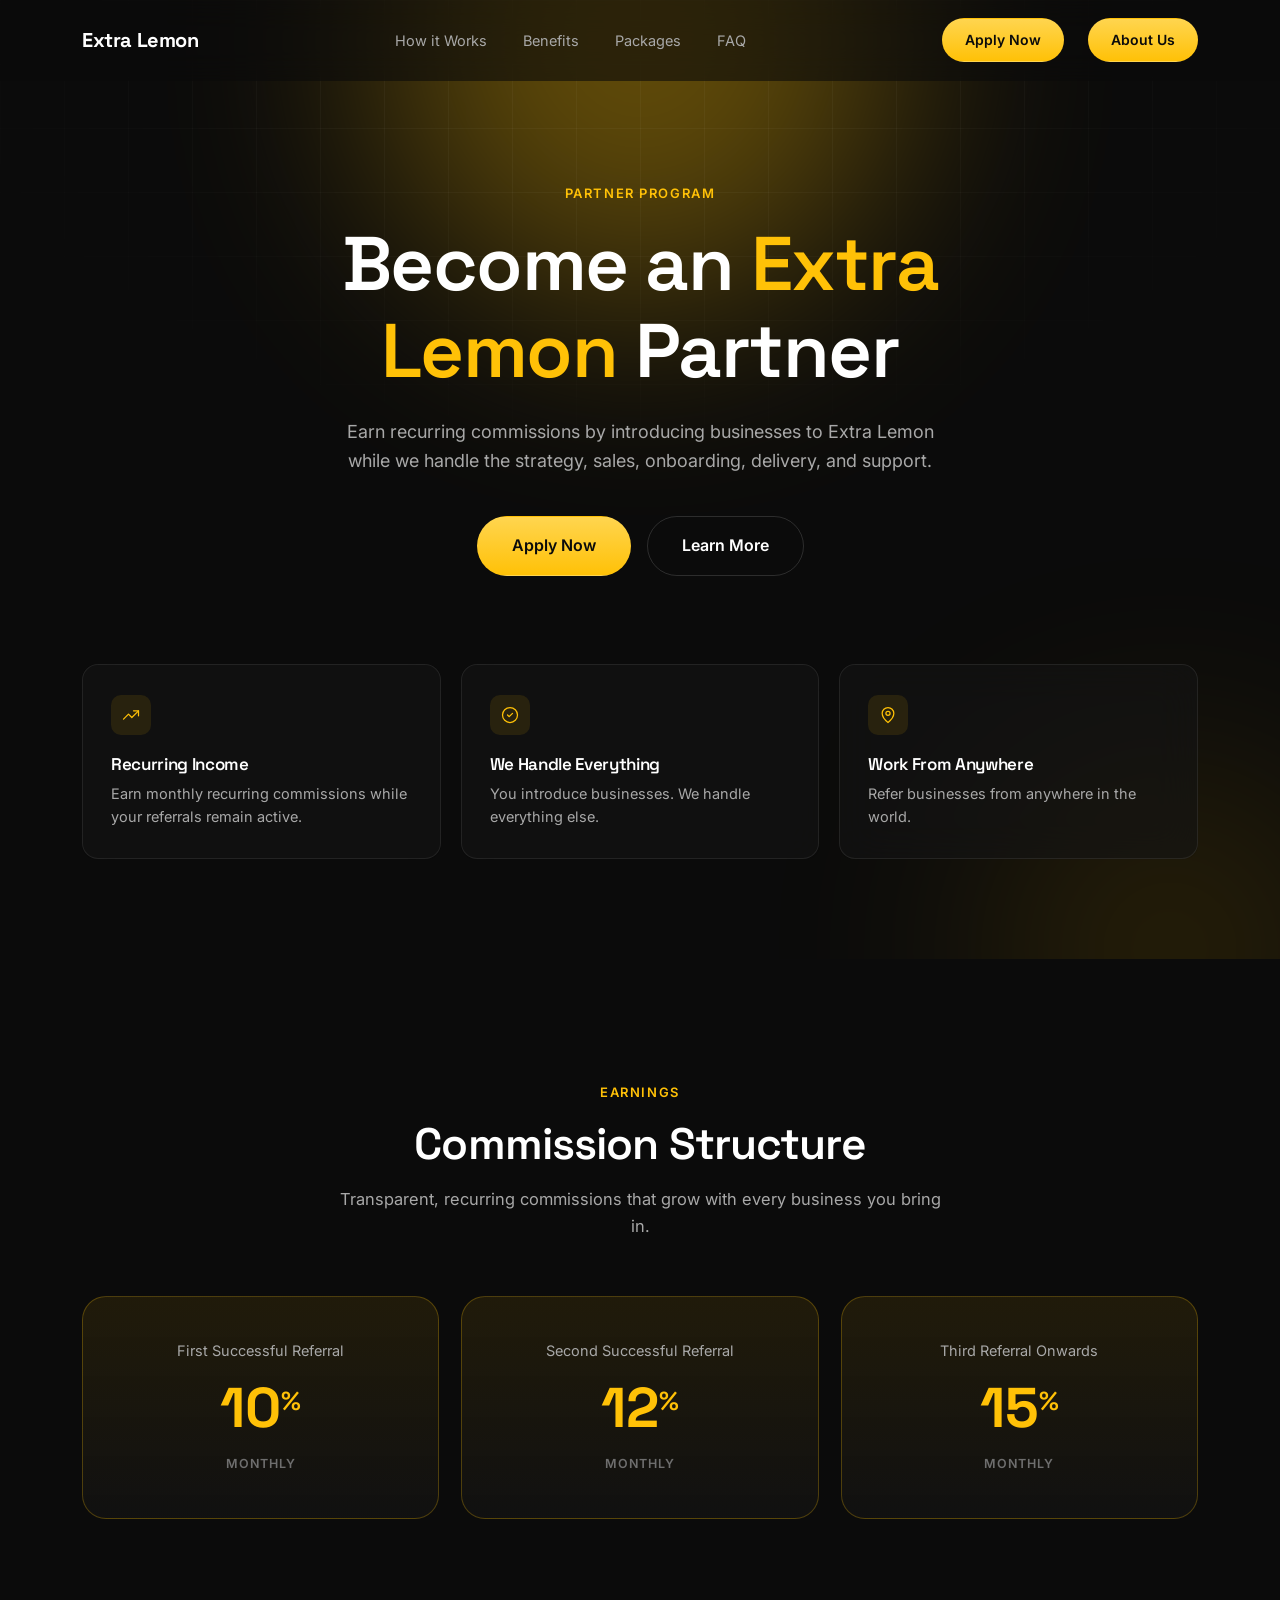
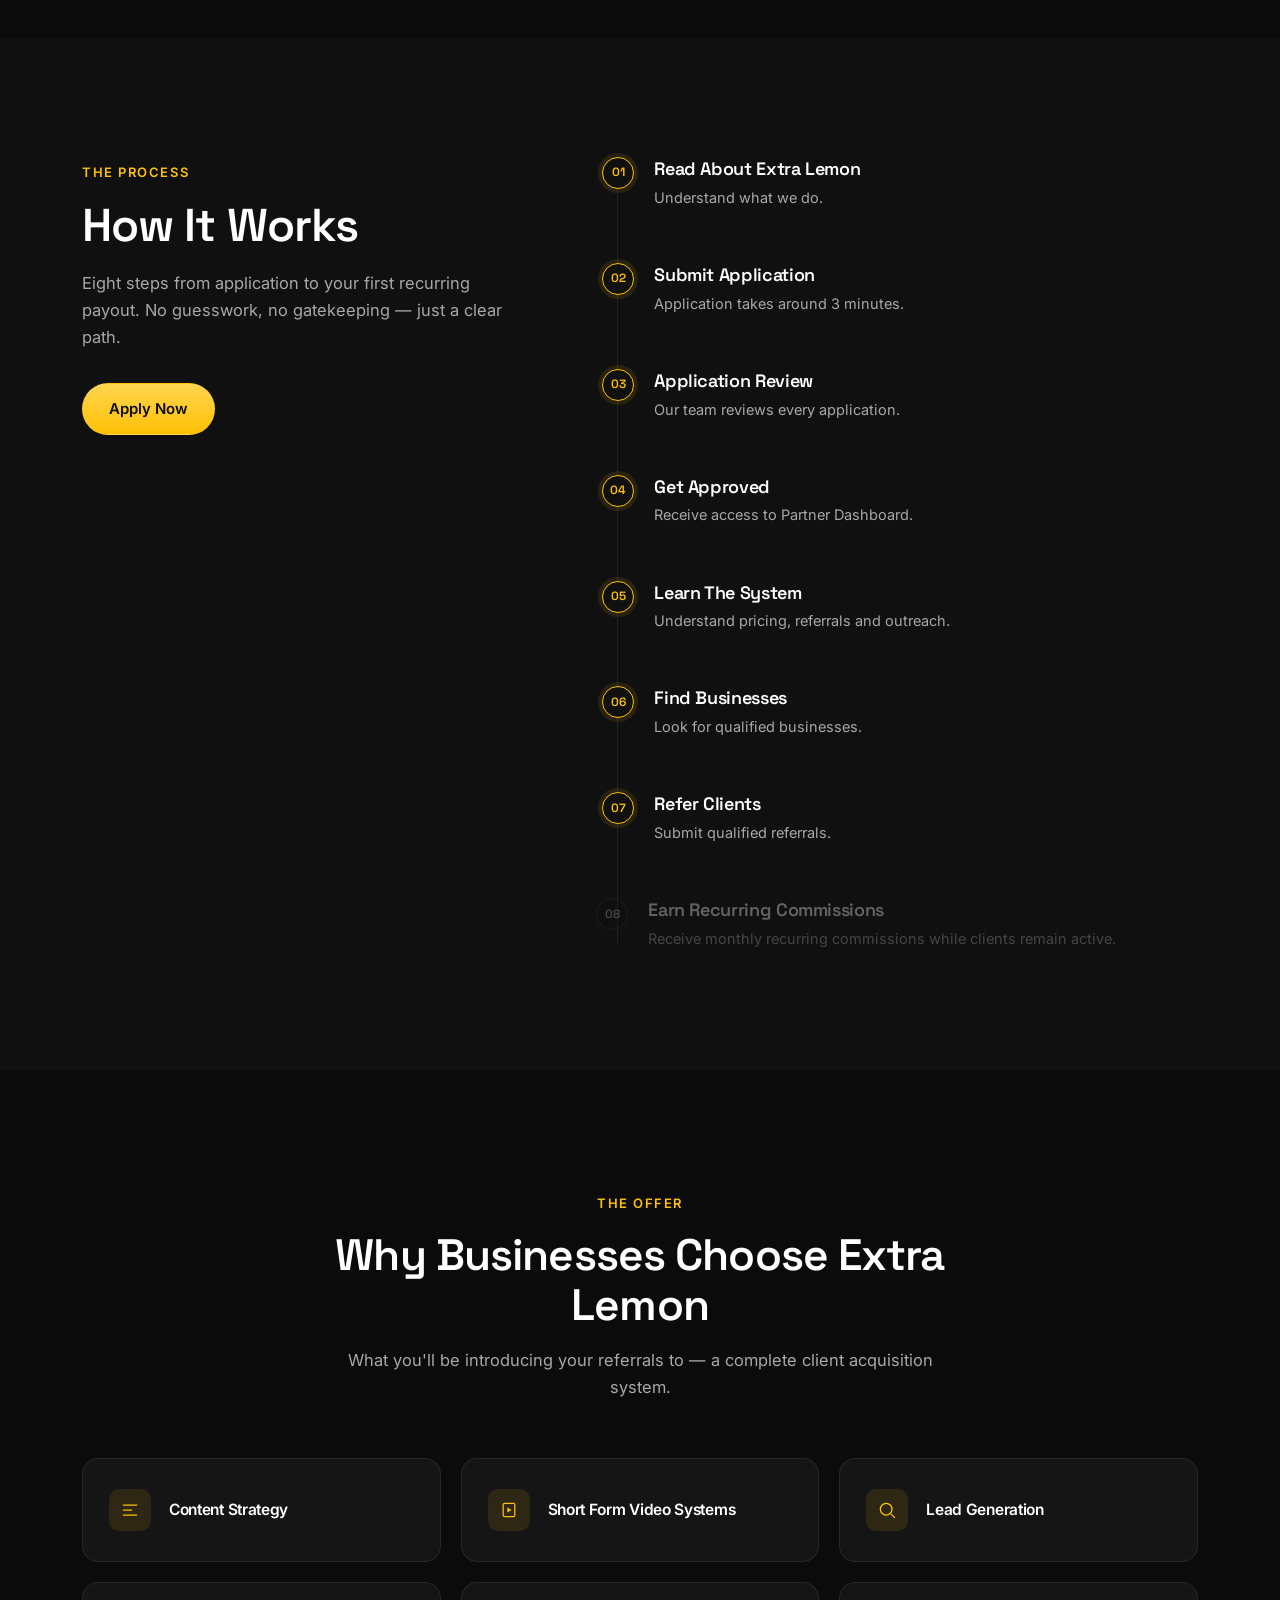
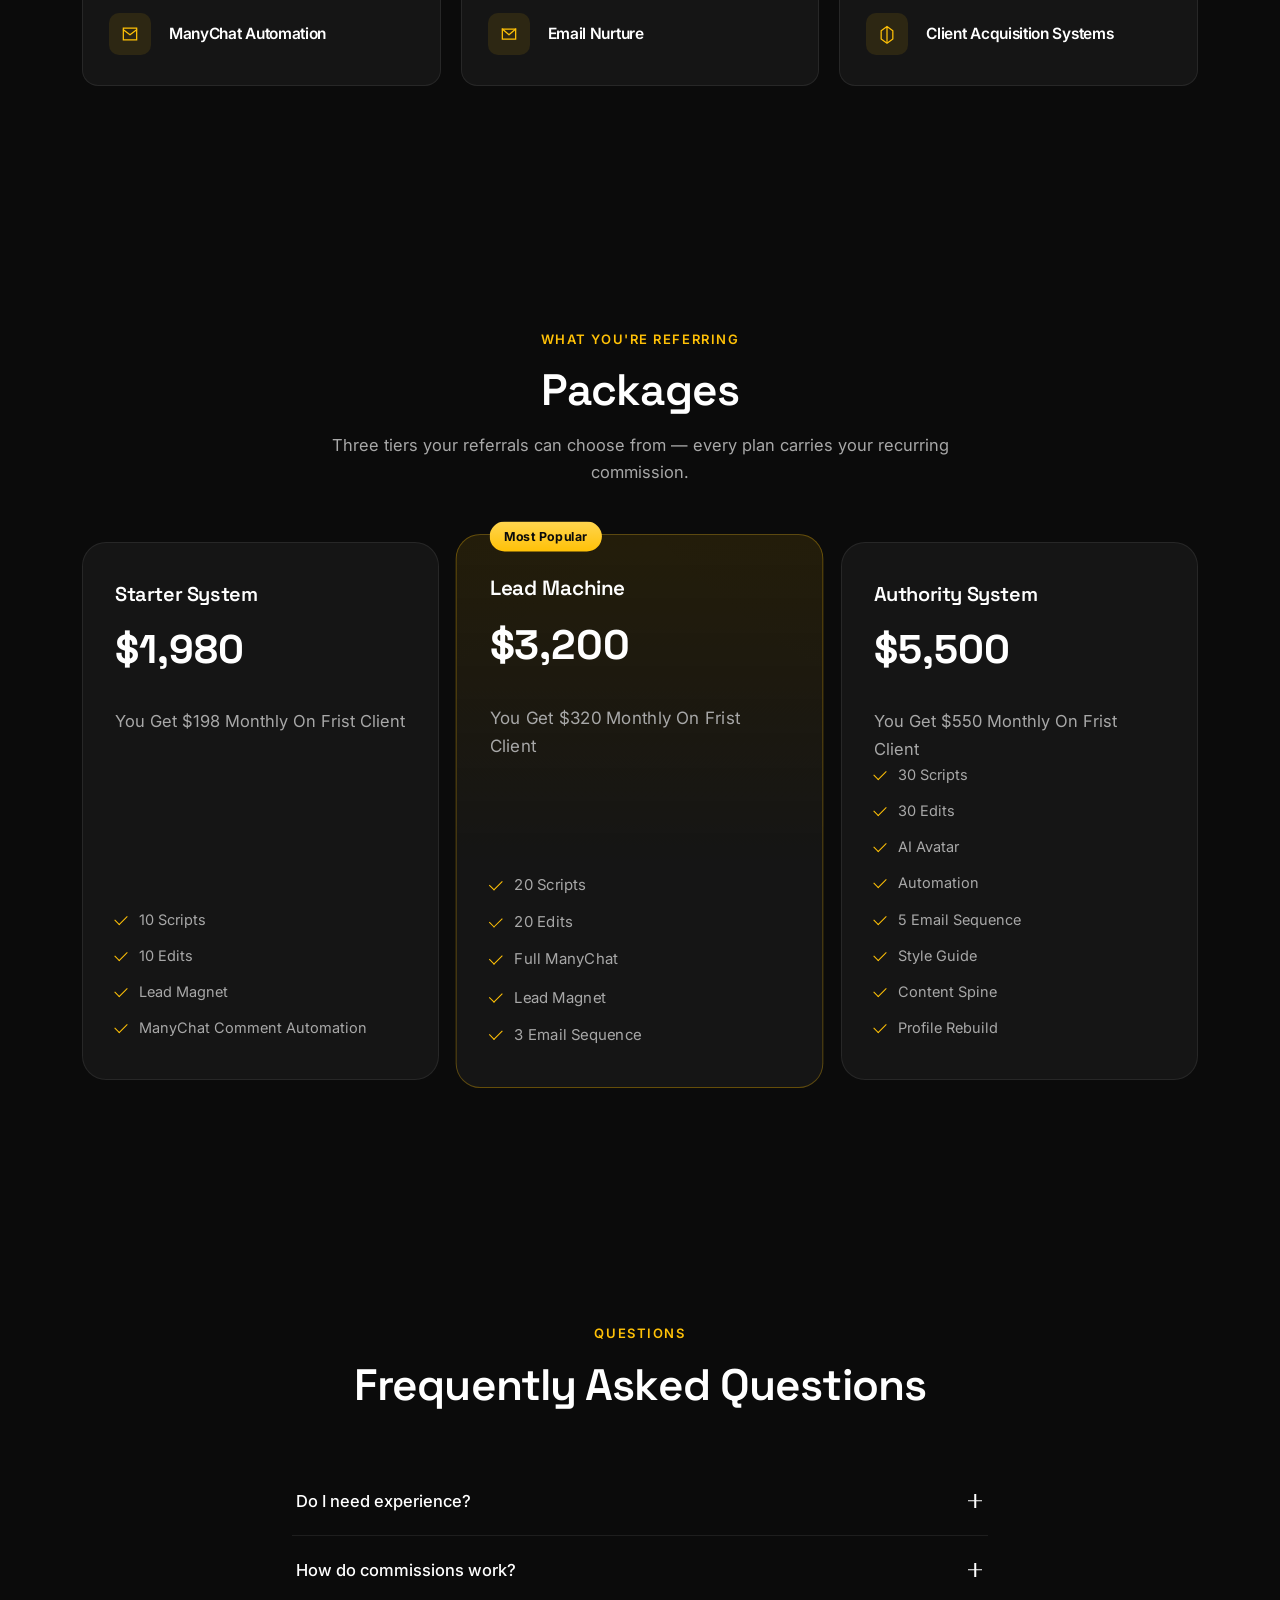
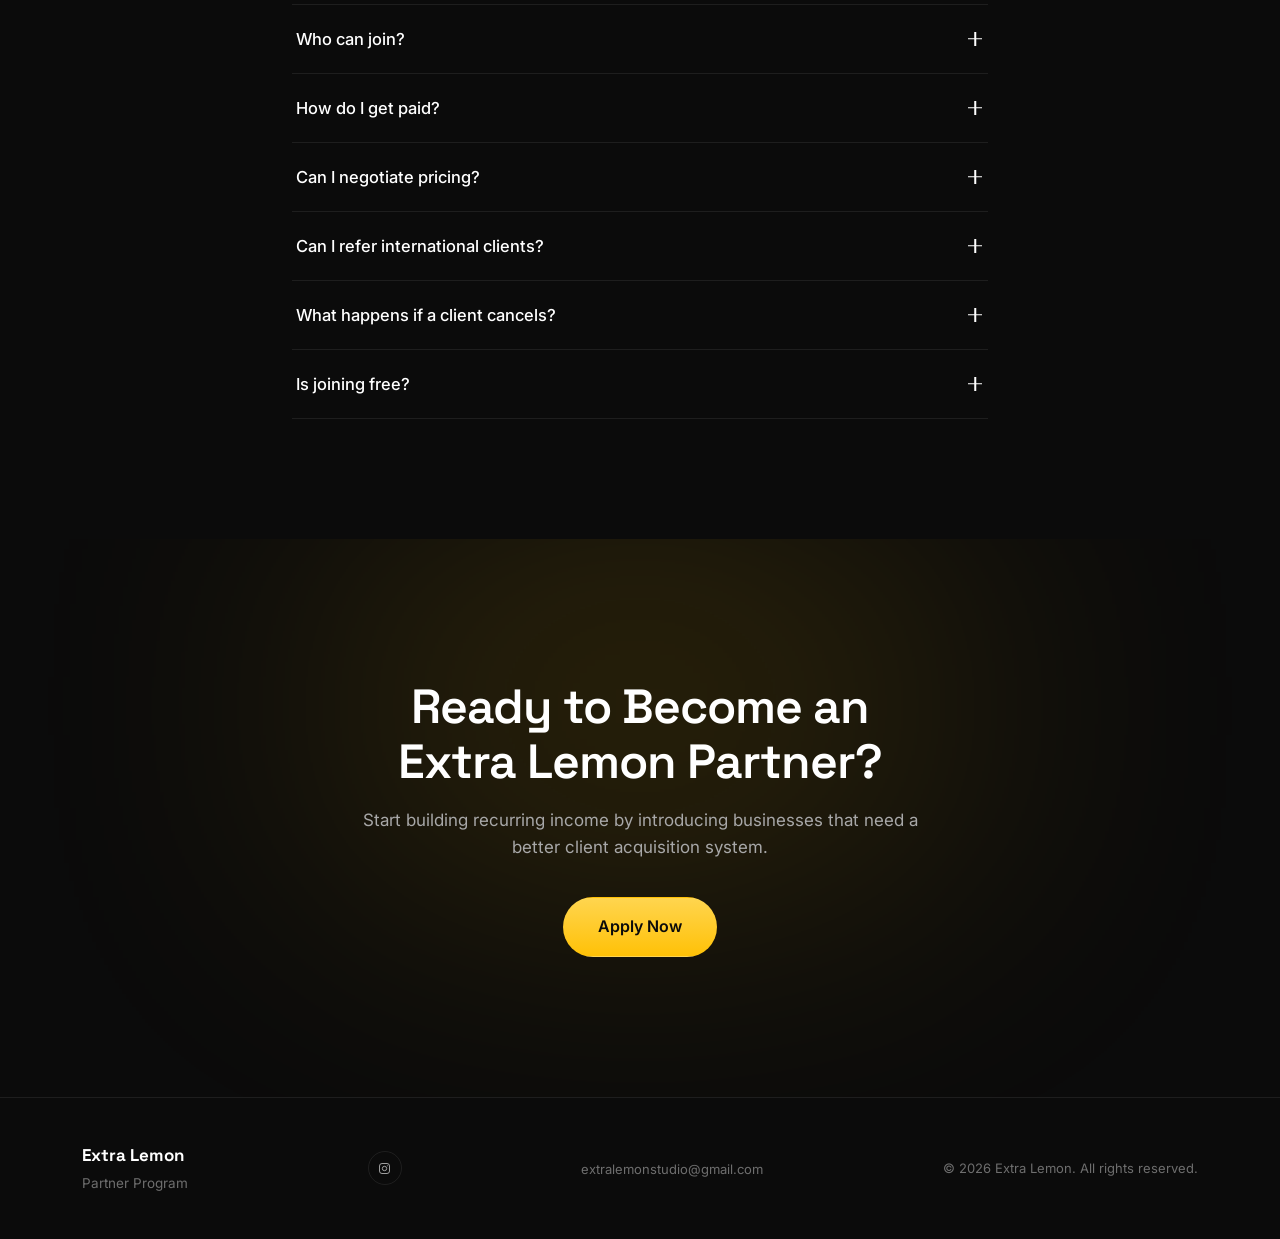
<file: index.html>
<!DOCTYPE html>
<html lang="en">
<head>
  <meta charset="UTF-8">
  <meta name="viewport" content="width=device-width, initial-scale=1.0">
  <title>Become an Extra Lemon Partner</title>
  <meta name="description" content="Earn recurring commissions by referring businesses to Extra Lemon. Join our partner program today.">

  <!-- Fonts -->
  <link rel="preconnect" href="https://fonts.googleapis.com">
  <link rel="preconnect" href="https://fonts.gstatic.com" crossorigin>
  <link href="https://fonts.googleapis.com/css2?family=Space+Grotesk:wght@500;600;700&family=Inter:wght@400;500;600&display=swap" rel="stylesheet">

  <link rel="stylesheet" href="style.css">
</head>
<body>

  <!-- ================= NAVIGATION ================= -->
  <header class="nav" id="nav">
    <div class="nav__inner">
      <a href="#top" class="nav__logo">Extra Lemon</a>

      <nav class="nav__links" id="navLinks">
        <a href="#how-it-works">How it Works</a>
        <a href="#benefits">Benefits</a>
        <a href="#packages">Packages</a>
        <a href="#faq">FAQ</a>
      </nav>

      <a href="https://tally.so/r/aQgXKq" class="btn btn--primary btn--nav" target="_blank" rel="noopener">Apply Now</a>

      <button class="nav__toggle" id="navToggle" aria-label="Toggle menu" aria-expanded="false">
        <span></span><span></span><span></span>
      </button>

      <a href="index2.html" class="btn btn--primary btn--nav" >About Us</a>

      <button class="nav__toggle" id="navToggle" aria-label="Toggle menu" aria-expanded="false">
        <span></span><span></span><span></span>
      </button>
    </div>
  </header>

  <main id="top">

    <!-- ================= HERO ================= -->
    <section class="hero">
      <div class="hero__glow hero__glow--one" aria-hidden="true"></div>
      <div class="hero__glow hero__glow--two" aria-hidden="true"></div>
      <div class="hero__grid" aria-hidden="true"></div>

      <div class="container hero__content reveal">
        <p class="eyebrow">Partner Program</p>
        <h1 class="hero__title">Become an <span class="text-accent">Extra Lemon</span> Partner</h1>
        <p class="hero__subtitle">Earn recurring commissions by introducing businesses to Extra Lemon while we handle the strategy, sales, onboarding, delivery, and support.</p>

        <div class="hero__actions">
          <a href="https://tally.so/r/aQgXKq" class="btn btn--primary btn--lg" target="_blank" rel="noopener">Apply Now</a>
          <a href="index2.html" class="btn btn--ghost btn--lg">Learn More</a>
        </div>
      </div>

      <div class="container reveal">
        <div class="feature-grid">
          <div class="feature-card">
            <div class="feature-card__icon">
              <svg viewBox="0 0 24 24" fill="none" stroke="currentColor" stroke-width="1.5"><path d="M3 17l6-6 4 4 8-8" stroke-linecap="round" stroke-linejoin="round"/><path d="M15 7h6v6" stroke-linecap="round" stroke-linejoin="round"/></svg>
            </div>
            <h3>Recurring Income</h3>
            <p>Earn monthly recurring commissions while your referrals remain active.</p>
          </div>
          <div class="feature-card">
            <div class="feature-card__icon">
              <svg viewBox="0 0 24 24" fill="none" stroke="currentColor" stroke-width="1.5"><circle cx="12" cy="12" r="9"/><path d="M9 12l2 2 4-4" stroke-linecap="round" stroke-linejoin="round"/></svg>
            </div>
            <h3>We Handle Everything</h3>
            <p>You introduce businesses. We handle everything else.</p>
          </div>
          <div class="feature-card">
            <div class="feature-card__icon">
              <svg viewBox="0 0 24 24" fill="none" stroke="currentColor" stroke-width="1.5"><path d="M12 21s-7-5.5-7-11a7 7 0 0114 0c0 5.5-7 11-7 11z" stroke-linecap="round" stroke-linejoin="round"/><circle cx="12" cy="10" r="2.5"/></svg>
            </div>
            <h3>Work From Anywhere</h3>
            <p>Refer businesses from anywhere in the world.</p>
          </div>
        </div>
      </div>
    </section>

    <!-- ================= COMMISSION STRUCTURE ================= -->
    <section class="section" id="benefits">
      <div class="container">
        <div class="section__head reveal">
          <p class="eyebrow">Earnings</p>
          <h2>Commission Structure</h2>
          <p class="section__lead">Transparent, recurring commissions that grow with every business you bring in.</p>
        </div>

        <div class="commission-grid reveal">
          <div class="commission-card commission-card--highlight">
            <p class="commission-card__label">First Successful Referral</p>
            <p class="commission-card__rate">10<span>%</span></p>
            <p class="commission-card__tag">Monthly</p>
          </div>
          <div class="commission-card commission-card--highlight">
            <p class="commission-card__label">Second Successful Referral</p>
            <p class="commission-card__rate">12<span>%</span></p>
            <p class="commission-card__tag">Monthly</p>
          </div>
          <div class="commission-card commission-card--highlight">
            <p class="commission-card__label">Third Referral Onwards</p>
            <p class="commission-card__rate">15<span>%</span></p>
            <p class="commission-card__tag">Monthly</p>
          </div>
        </div>
      </div>
    </section>

    <!-- ================= HOW IT WORKS ================= -->
    <section class="section how" id="how-it-works">
      <div class="container how__inner">
        <div class="how__left reveal">
          <p class="eyebrow">The Process</p>
          <h2>How It Works</h2>
          <p class="section__lead">Eight steps from application to your first recurring payout. No guesswork, no gatekeeping — just a clear path.</p>
          <a href="https://tally.so/r/aQgXKq" class="btn btn--primary" target="_blank" rel="noopener">Apply Now</a>
        </div>

        <div class="how__right">
          <div class="timeline" id="timeline">
            <div class="timeline__line" aria-hidden="true">
              <div class="timeline__line-fill" id="timelineFill"></div>
            </div>

            <div class="timeline__item">
              <span class="timeline__step">01</span>
              <div class="timeline__body">
                <h4>Read About Extra Lemon</h4>
                <p>Understand what we do.</p>
              </div>
            </div>
            <div class="timeline__item">
              <span class="timeline__step">02</span>
              <div class="timeline__body">
                <h4>Submit Application</h4>
                <p>Application takes around 3 minutes.</p>
              </div>
            </div>
            <div class="timeline__item">
              <span class="timeline__step">03</span>
              <div class="timeline__body">
                <h4>Application Review</h4>
                <p>Our team reviews every application.</p>
              </div>
            </div>
            <div class="timeline__item">
              <span class="timeline__step">04</span>
              <div class="timeline__body">
                <h4>Get Approved</h4>
                <p>Receive access to Partner Dashboard.</p>
              </div>
            </div>
            <div class="timeline__item">
              <span class="timeline__step">05</span>
              <div class="timeline__body">
                <h4>Learn The System</h4>
                <p>Understand pricing, referrals and outreach.</p>
              </div>
            </div>
            <div class="timeline__item">
              <span class="timeline__step">06</span>
              <div class="timeline__body">
                <h4>Find Businesses</h4>
                <p>Look for qualified businesses.</p>
              </div>
            </div>
            <div class="timeline__item">
              <span class="timeline__step">07</span>
              <div class="timeline__body">
                <h4>Refer Clients</h4>
                <p>Submit qualified referrals.</p>
              </div>
            </div>
            <div class="timeline__item">
              <span class="timeline__step">08</span>
              <div class="timeline__body">
                <h4>Earn Recurring Commissions</h4>
                <p>Receive monthly recurring commissions while clients remain active.</p>
              </div>
            </div>
          </div>
        </div>
      </div>
    </section>

    <!-- ================= WHY BUSINESSES CHOOSE US ================= -->
    <section class="section">
      <div class="container">
        <div class="section__head reveal">
          <p class="eyebrow">The Offer</p>
          <h2>Why Businesses Choose Extra Lemon</h2>
          <p class="section__lead">What you'll be introducing your referrals to — a complete client acquisition system.</p>
        </div>

        <div class="offer-grid reveal">
          <div class="offer-card">
            <div class="offer-card__icon">
              <svg viewBox="0 0 24 24" fill="none" stroke="currentColor" stroke-width="1.5"><path d="M4 6h16M4 12h10M4 18h16" stroke-linecap="round"/></svg>
            </div>
            <h3>Content Strategy</h3>
          </div>
          <div class="offer-card">
            <div class="offer-card__icon">
              <svg viewBox="0 0 24 24" fill="none" stroke="currentColor" stroke-width="1.5"><rect x="5" y="4" width="14" height="16" rx="2"/><path d="M10 9l5 3-5 3V9z" fill="currentColor" stroke="none"/></svg>
            </div>
            <h3>Short Form Video Systems</h3>
          </div>
          <div class="offer-card">
            <div class="offer-card__icon">
              <svg viewBox="0 0 24 24" fill="none" stroke="currentColor" stroke-width="1.5"><circle cx="11" cy="11" r="7"/><path d="M21 21l-4.3-4.3" stroke-linecap="round"/></svg>
            </div>
            <h3>Lead Generation</h3>
          </div>
          <div class="offer-card">
            <div class="offer-card__icon">
              <svg viewBox="0 0 24 24" fill="none" stroke="currentColor" stroke-width="1.5"><path d="M4 5h16v14H4z"/><path d="M4 7l8 6 8-6" stroke-linecap="round" stroke-linejoin="round"/></svg>
            </div>
            <h3>ManyChat Automation</h3>
          </div>
          <div class="offer-card">
            <div class="offer-card__icon">
              <svg viewBox="0 0 24 24" fill="none" stroke="currentColor" stroke-width="1.5"><path d="M4 6h16v12H4z"/><path d="M4 6l8 7 8-7" stroke-linecap="round" stroke-linejoin="round"/></svg>
            </div>
            <h3>Email Nurture</h3>
          </div>
          <div class="offer-card">
            <div class="offer-card__icon">
              <svg viewBox="0 0 24 24" fill="none" stroke="currentColor" stroke-width="1.5"><path d="M12 3v18M5 8l7-5 7 5M5 8v10l7 5 7-5V8" stroke-linecap="round" stroke-linejoin="round"/></svg>
            </div>
            <h3>Client Acquisition Systems</h3>
          </div>
        </div>
      </div>
    </section>

    <!-- ================= PACKAGES ================= -->
    <section class="section" id="packages">
      <div class="container">
        <div class="section__head reveal">
          <p class="eyebrow">What You're Referring</p>
          <h2>Packages</h2>
          <p class="section__lead">Three tiers your referrals can choose from — every plan carries your recurring commission.</p>
        </div>

        <div class="pricing-grid reveal">
          <div class="price-card">
            <h3 class="price-card__name">Starter System</h3>
            <p class="price-card__price">$1,980</p>
            <p class="section__lead">You Get $198 Monthly On Frist Client</p>
            <ul class="price-card__list">
              <li>10 Scripts</li>
              <li>10 Edits</li>
              <li>Lead Magnet</li>
              <li>ManyChat Comment Automation</li>
            </ul>
          </div>

          <div class="price-card price-card--featured">
            <p class="price-card__badge">Most Popular</p>
            <h3 class="price-card__name">Lead Machine</h3>
            <p class="price-card__price">$3,200</p>
            <p class="section__lead">You Get $320 Monthly On Frist Client</p>
            <ul class="price-card__list">
              <li>20 Scripts</li>
              <li>20 Edits</li>
              <li>Full ManyChat</li>
              <li>Lead Magnet</li>
              <li>3 Email Sequence</li>
            </ul>
          </div>

          <div class="price-card">
            <h3 class="price-card__name">Authority System</h3>
            <p class="price-card__price">$5,500</p>
            <p class="section__lead">You Get $550 Monthly On Frist Client</p>
            <ul class="price-card__list">
              <li>30 Scripts</li>
              <li>30 Edits</li>
              <li>AI Avatar</li>
              <li>Automation</li>
              <li>5 Email Sequence</li>
              <li>Style Guide</li>
              <li>Content Spine</li>
              <li>Profile Rebuild</li>
            </ul>
          </div>
        </div>
      </div>
    </section>

    <!-- ================= WHO IS THIS FOR ================= -- >
    <section class="section">
      <div class="container">
        <div class="section__head reveal">
          <p class="eyebrow">Fit Check</p>
          <h2>Who Is This Program For</h2>
          <p class="section__lead">If your network includes any of the following, you're in the right place.</p>
        </div>

        <div class="who-grid reveal">
          <div class="who-card"><span>Business Coaches</span></div>
          <div class="who-card"><span>Consultants</span></div>
          <div class="who-card"><span>Agencies</span></div>
          <div class="who-card"><span>Course Creators</span></div>
          <div class="who-card"><span>Creators</span></div>
          <div class="who-card"><span>Service Businesses</span></div>
        </div>
      </div>
    </section>

    <!-- ================= FAQ ================= -->
    <section class="section" id="faq">
      <div class="container container--narrow">
        <div class="section__head reveal">
          <p class="eyebrow">Questions</p>
          <h2>Frequently Asked Questions</h2>
        </div>

        <div class="accordion reveal" id="accordion">
          <div class="accordion__item">
            <button class="accordion__trigger" aria-expanded="false">
              <span>Do I need experience?</span>
              <span class="accordion__icon"></span>
            </button>
            <div class="accordion__panel">
              <p>No prior experience is required. If you can have genuine conversations with business owners, you can succeed in this program.</p>
            </div>
          </div>

          <div class="accordion__item">
            <button class="accordion__trigger" aria-expanded="false">
              <span>How do commissions work?</span>
              <span class="accordion__icon"></span>
            </button>
            <div class="accordion__panel">
              <p>You earn a recurring percentage of every client you refer for as long as they remain active — 10% on your first referrals, then 12% on second referral after that on third referral you will Get 15%  .</p>
            </div>
          </div>

          <div class="accordion__item">
            <button class="accordion__trigger" aria-expanded="false">
              <span>Who can join?</span>
              <span class="accordion__icon"></span>
            </button>
            <div class="accordion__panel">
              <p>Anyone.</p>
            </div>
          </div>

          <div class="accordion__item">
            <button class="accordion__trigger" aria-expanded="false">
              <span>How do I get paid?</span>
              <span class="accordion__icon"></span>
            </button>
            <div class="accordion__panel">
              <p>Commissions are calculated monthly and paid out directly through your Partner Dashboard once a referral becomes a paying client.</p>
            </div>
          </div>

          <div class="accordion__item">
            <button class="accordion__trigger" aria-expanded="false">
              <span>Can I negotiate pricing?</span>
              <span class="accordion__icon"></span>
            </button>
            <div class="accordion__panel">
              <p>Package pricing is fixed so every partner and client is treated fairly. Your commission stays the same regardless of which package a client chooses.</p>
            </div>
          </div>

          <div class="accordion__item">
            <button class="accordion__trigger" aria-expanded="false">
              <span>Can I refer international clients?</span>
              <span class="accordion__icon"></span>
            </button>
            <div class="accordion__panel">
              <p>Yes. Extra Lemon works with businesses globally, so you can refer clients from anywhere in the world.</p>
            </div>
          </div>

          <div class="accordion__item">
            <button class="accordion__trigger" aria-expanded="false">
              <span>What happens if a client cancels?</span>
              <span class="accordion__icon"></span>
            </button>
            <div class="accordion__panel">
              <p>Recurring commissions are tied to active clients. If a client cancels, commission payouts for that client stop from the following billing cycle.</p>
            </div>
          </div>

          <div class="accordion__item">
            <button class="accordion__trigger" aria-expanded="false">
              <span>Is joining free?</span>
              <span class="accordion__icon"></span>
            </button>
            <div class="accordion__panel">
              <p>Yes. Joining the Extra Lemon Partner Program is completely free — you only need to apply and get approved.</p>
            </div>
          </div>
        </div>
      </div>
    </section>

    <!-- ================= FINAL CTA ================= -->
    <section class="cta">
      <div class="cta__glow" aria-hidden="true"></div>
      <div class="container cta__content reveal">
        <h2>Ready to Become an Extra Lemon Partner?</h2>
        <p>Start building recurring income by introducing businesses that need a better client acquisition system.</p>
        <a href="https://tally.so/r/aQgXKq" class="btn btn--primary btn--lg" target="_blank" rel="noopener">Apply Now</a>
      </div>
    </section>

  </main>

  <!-- ================= FOOTER ================= -->
  <footer class="footer">
    <div class="container footer__inner">
      <div>
        <p class="footer__logo">Extra Lemon</p>
        <p class="footer__tag">Partner Program</p>
      </div>

      <div class="footer__social">
        <!-- <a href="#" aria-label="X / Twitter"> 
          <svg viewBox="0 0 24 24" fill="none" stroke="currentColor" stroke-width="1.5"><path d="M4 4l16 16M20 4L4 20" stroke-linecap="round"/></svg>
        </a> -->
        <a href="https://www.instagram.com/extralemon.studio" aria-label="Instagram">
          <svg viewBox="0 0 24 24" fill="none" stroke="currentColor" stroke-width="1.5"><rect x="4" y="4" width="16" height="16" rx="4"/><circle cx="12" cy="12" r="3.5"/><circle cx="16.5" cy="7.5" r="0.8" fill="currentColor" stroke="none"/></svg>
        </a>
        <!-- <a href="#" aria-label="LinkedIn"> 
          <svg viewBox="0 0 24 24" fill="none" stroke="currentColor" stroke-width="1.5"><rect x="4" y="4" width="16" height="16" rx="2"/><path d="M8 10v6M8 8v.01M12 16v-3.5c0-1.5 1-2.5 2.5-2.5S17 11 17 12.5V16" stroke-linecap="round" stroke-linejoin="round"/></svg>
        </a> -->
       
      </div>
<p>    
   <a href="mailto:extralemonstudio@gmail.com" class="footer__copy">
             extralemonstudio@gmail.com
        </a>                                </p>
      <p class="footer__copy">&copy; <span id="year"></span> Extra Lemon. All rights reserved.</p>
    </div>
  </footer>

  <script src="script.js"></script>
</body>
</html>
</file>
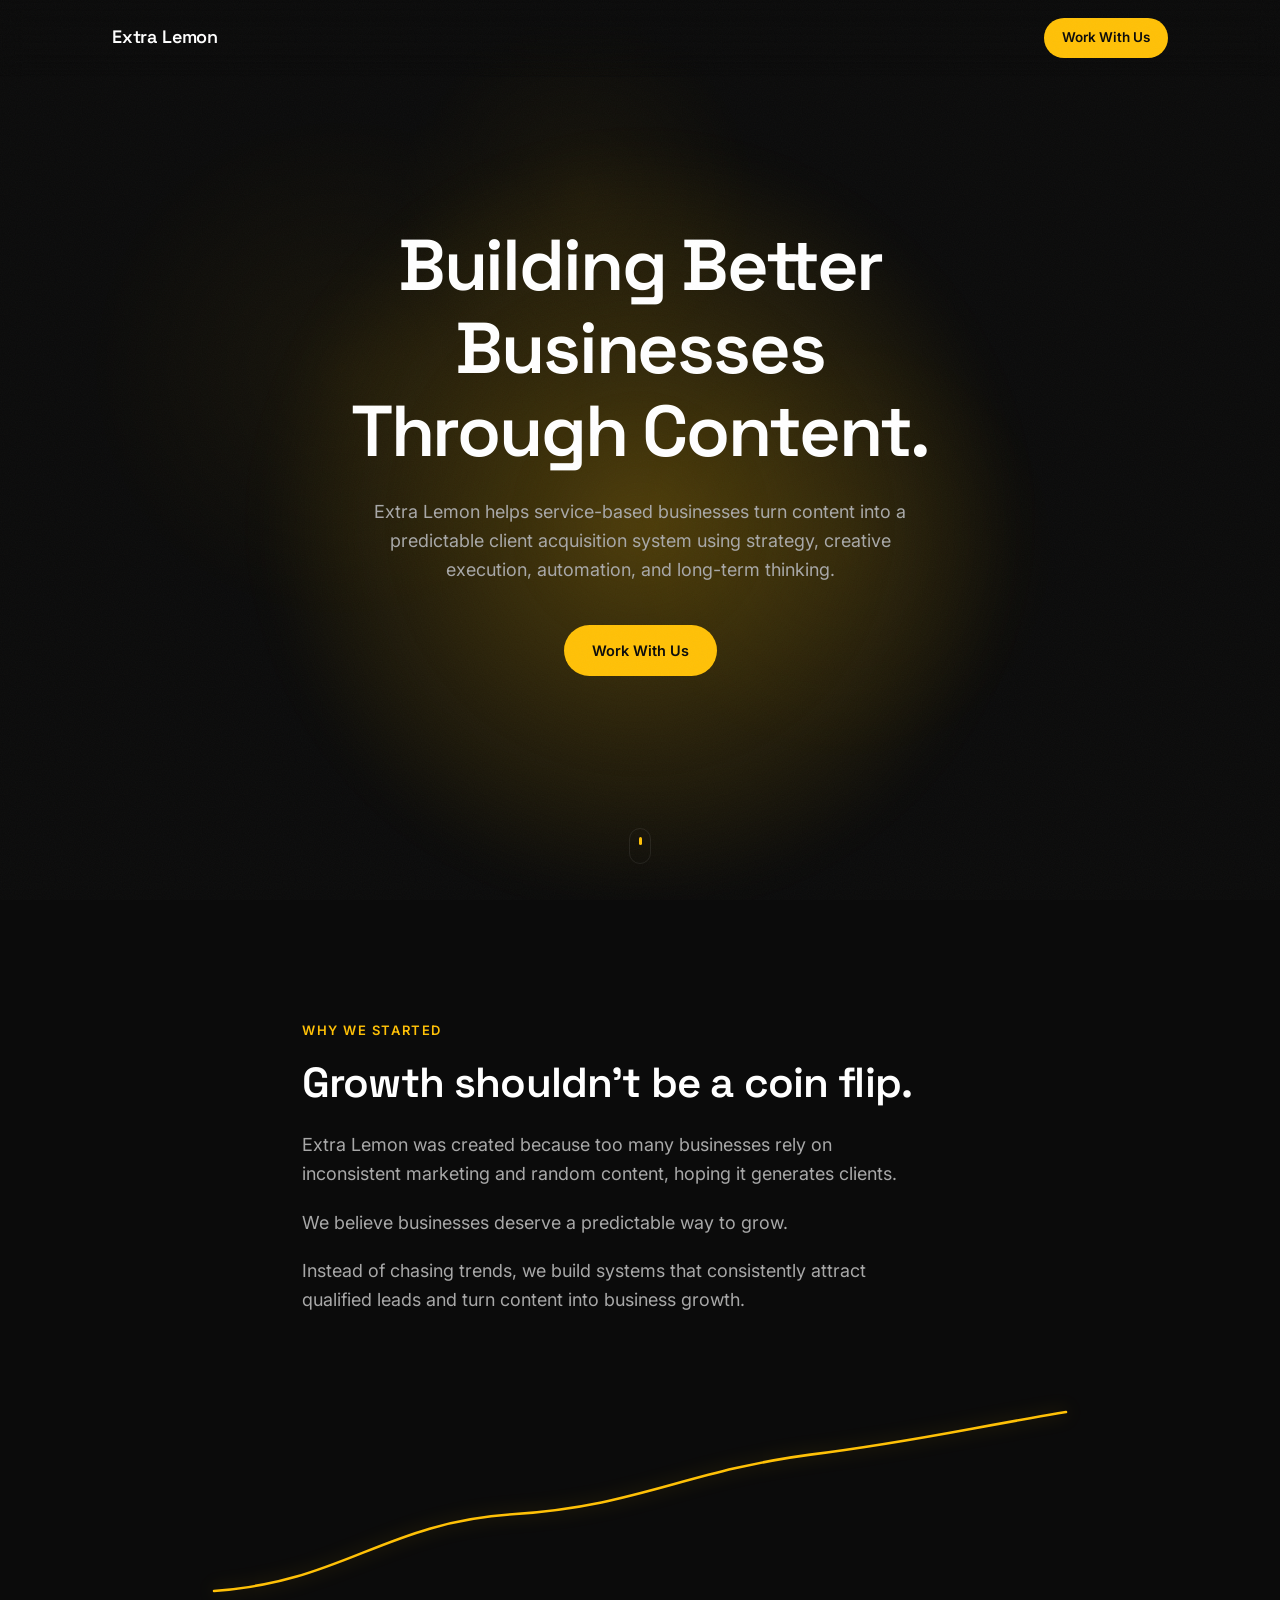
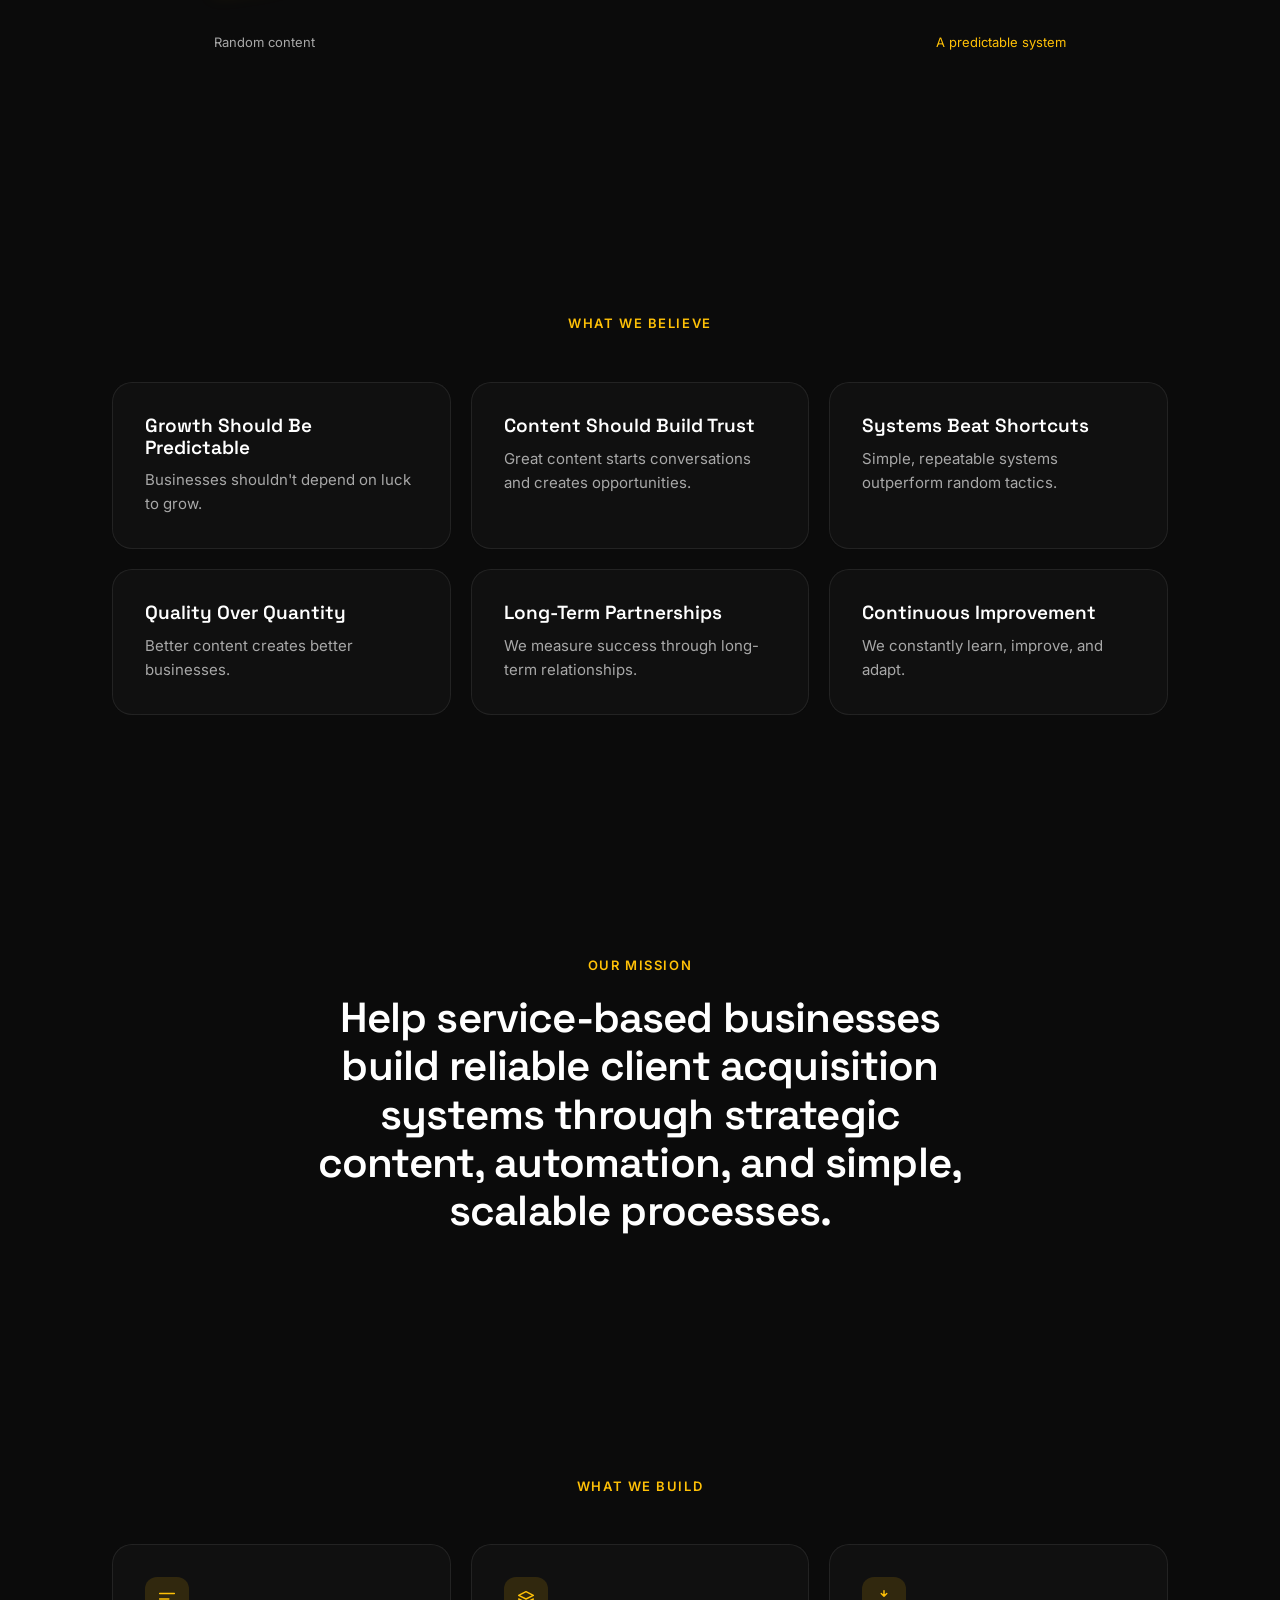
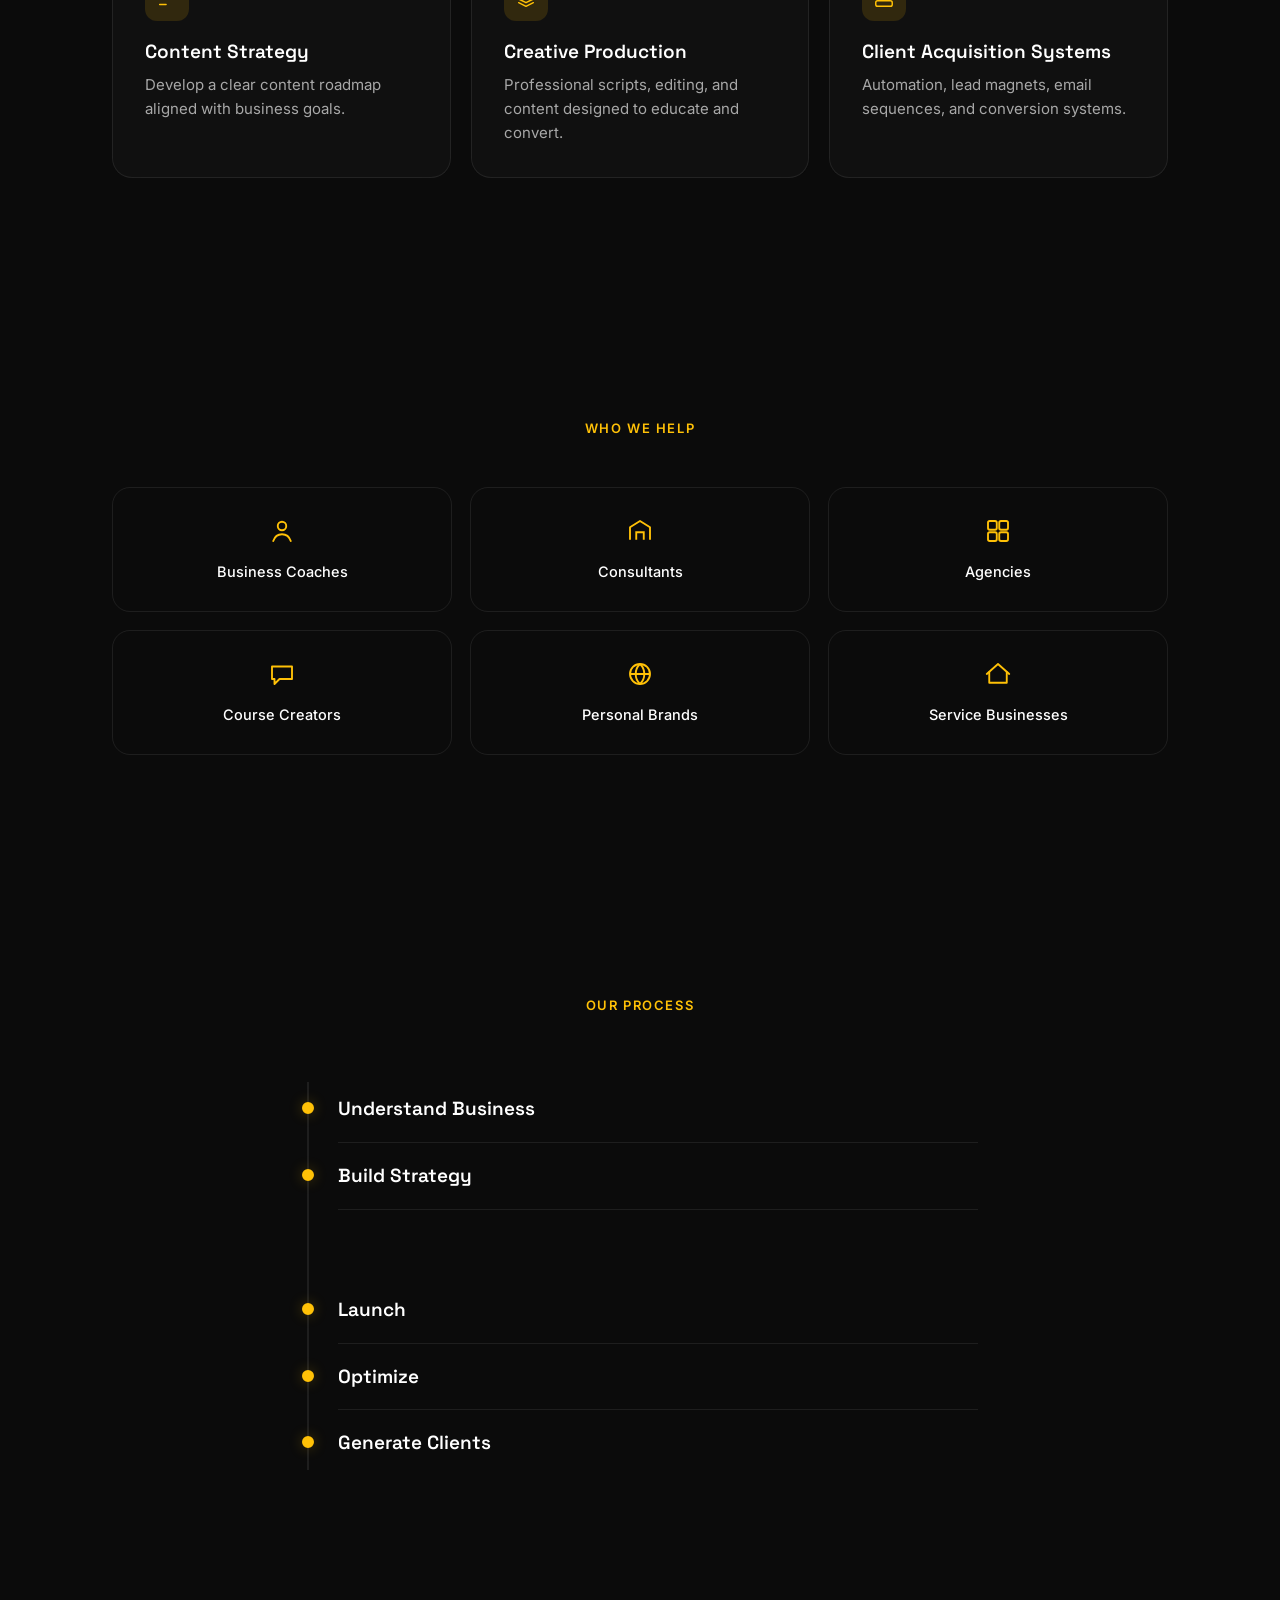
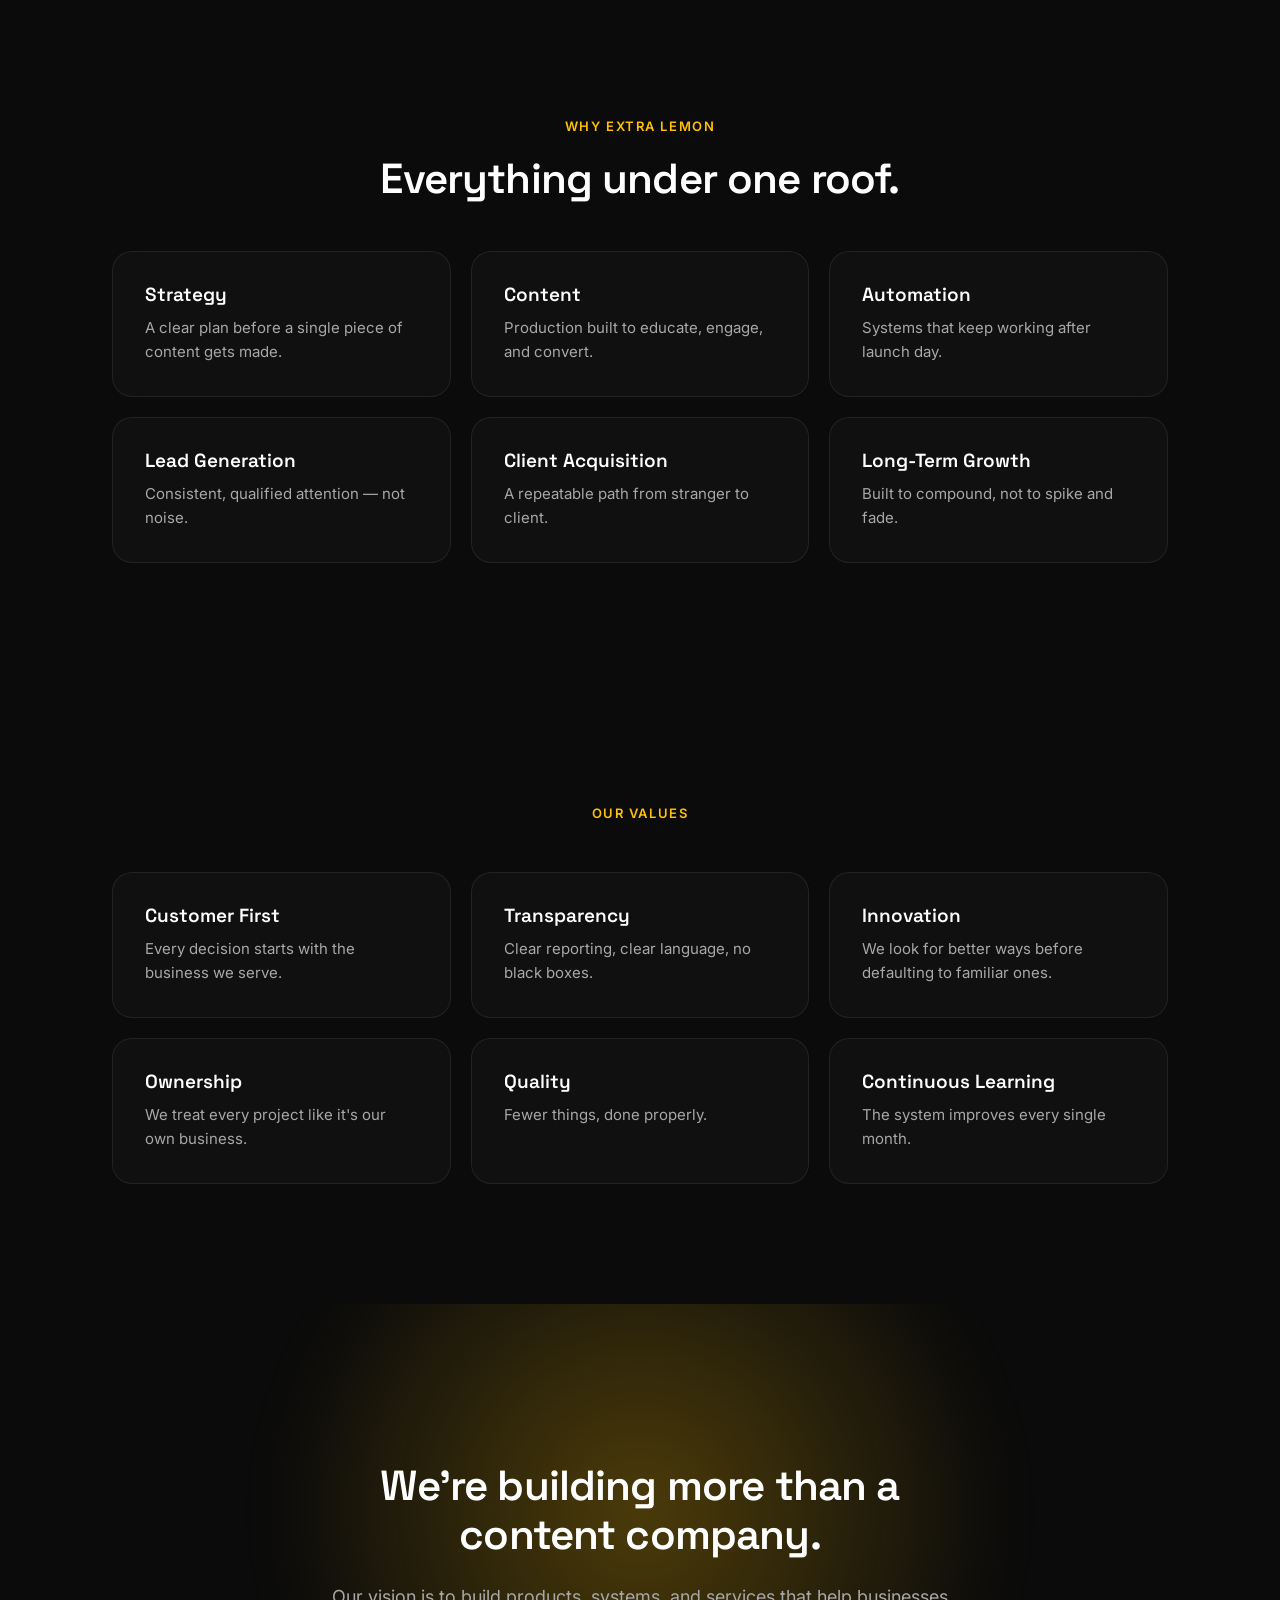
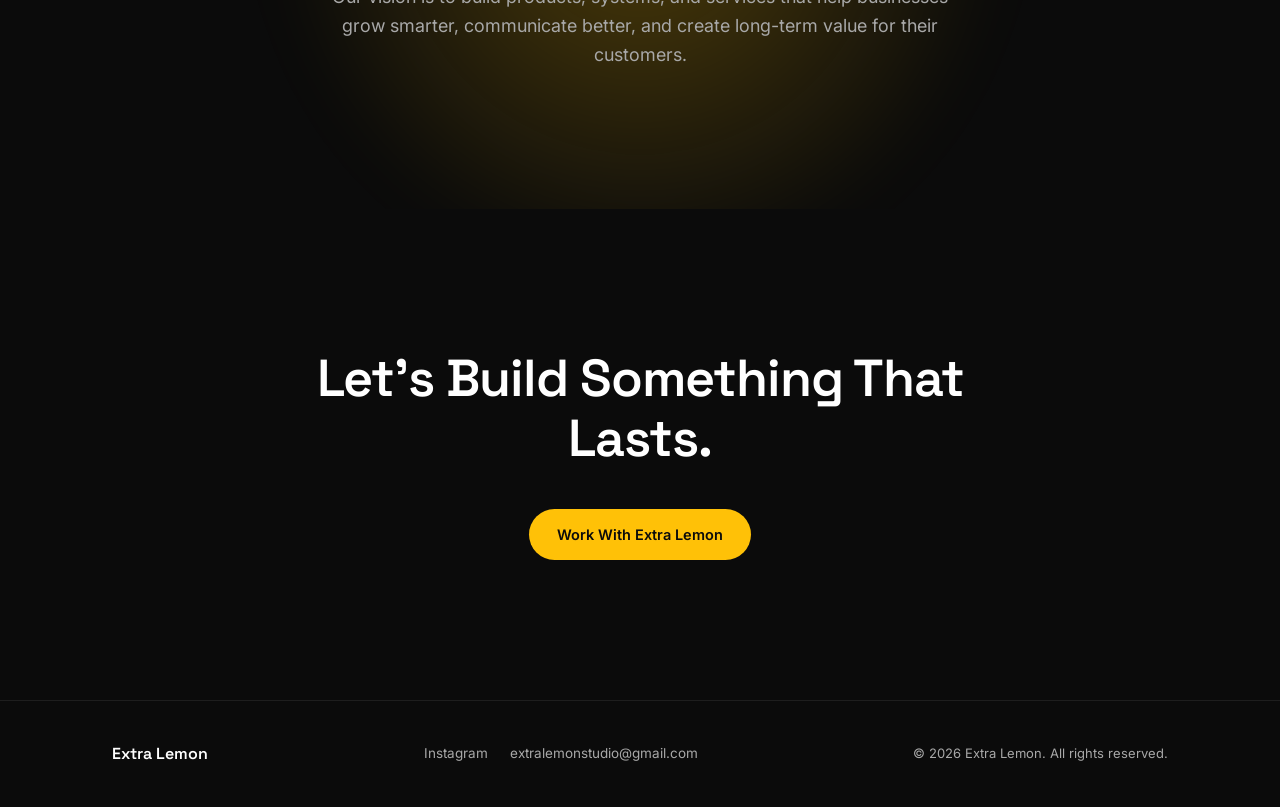
<file: index2.html>
<!DOCTYPE html>
<html lang="en">
<head>
<meta charset="UTF-8">
<meta name="viewport" content="width=device-width, initial-scale=1.0">
<title>About Extra Lemon</title>
<meta name="description" content="Extra Lemon helps service-based businesses turn content into a predictable client acquisition system.">
<link rel="preconnect" href="https://fonts.googleapis.com">
<link rel="preconnect" href="https://fonts.gstatic.com" crossorigin>
<link href="https://fonts.googleapis.com/css2?family=Space+Grotesk:wght@400;500;600;700&family=Inter:wght@400;500;600&display=swap" rel="stylesheet">
<link rel="stylesheet" href="style2.css">
</head>
<body>

<div class="grain"></div>

<nav class="nav" id="nav">
  <div class="nav-inner">
    <a href="index2.html" class="nav-logo">Extra Lemon</a>
    <a href="index.html" class="nav-cta">Work With Us</a>
  </div>
</nav>

<main>

  <!-- SECTION 1 — HERO -->
  <section class="hero">
    <div class="hero-glow" aria-hidden="true"></div>
    <canvas id="hero-canvas" aria-hidden="true"></canvas>
    <div class="hero-content reveal">
      <h1 class="hero-title">Building Better Businesses<br>Through Content.</h1>
      <p class="hero-sub">Extra Lemon helps service-based businesses turn content into a predictable client acquisition system using strategy, creative execution, automation, and long-term thinking.</p>
      <div class="hero-actions">
        <a href="index.html" class="btn btn-primary">Work With Us</a>
        
      </div>
    </div>
    <div class="hero-scroll-cue" aria-hidden="true"><span></span></div>
  </section>

  <!-- SECTION 2 — OUR STORY + signature predictability line -->
  <section class="story" id="story">
    <div class="container narrow">
      <p class="eyebrow reveal">Why We Started</p>
      <h2 class="section-title reveal">Growth shouldn't be a coin flip.</h2>
      <p class="body-lg reveal">Extra Lemon was created because too many businesses rely on inconsistent marketing and random content, hoping it generates clients.</p>
      <p class="body-lg reveal">We believe businesses deserve a predictable way to grow.</p>
      <p class="body-lg reveal">Instead of chasing trends, we build systems that consistently attract qualified leads and turn content into business growth.</p>
    </div>

    <div class="predictability" id="predictability">
      <svg viewBox="0 0 1000 260" preserveAspectRatio="none" class="predictability-svg" aria-hidden="true">
        <path id="path-random" class="line-random" d="M0,180 L60,90 L120,210 L180,60 L240,190 L300,40 L360,220 L420,70 L480,200 L540,50 L600,230 L660,90 L720,180 L780,60 L840,200 L900,80 L960,170 L1000,120"></path>
        <path id="path-smooth" class="line-smooth" d="M0,230 C150,220 200,150 350,140 C500,130 550,90 700,70 C820,55 880,40 1000,20"></path>
      </svg>
      <div class="predictability-labels">
        <span class="label-random">Random content</span>
        <span class="label-smooth">A predictable system</span>
      </div>
    </div>
  </section>

  <!-- SECTION 3 — WHAT WE BELIEVE -->
  <section class="beliefs" id="beliefs">
    <div class="container">
      <p class="eyebrow reveal center">What We Believe</p>
      <div class="card-grid card-grid-3">
        <div class="glass-card reveal">
          <h3>Growth Should Be Predictable</h3>
          <p>Businesses shouldn't depend on luck to grow.</p>
        </div>
        <div class="glass-card reveal">
          <h3>Content Should Build Trust</h3>
          <p>Great content starts conversations and creates opportunities.</p>
        </div>
        <div class="glass-card reveal">
          <h3>Systems Beat Shortcuts</h3>
          <p>Simple, repeatable systems outperform random tactics.</p>
        </div>
        <div class="glass-card reveal">
          <h3>Quality Over Quantity</h3>
          <p>Better content creates better businesses.</p>
        </div>
        <div class="glass-card reveal">
          <h3>Long-Term Partnerships</h3>
          <p>We measure success through long-term relationships.</p>
        </div>
        <div class="glass-card reveal">
          <h3>Continuous Improvement</h3>
          <p>We constantly learn, improve, and adapt.</p>
        </div>
      </div>
    </div>
  </section>

  <!-- SECTION 4 — OUR MISSION -->
  <section class="mission">
    <div class="container narrow center">
      <p class="eyebrow reveal">Our Mission</p>
      <h2 class="section-title reveal">
        Help service-based businesses build reliable client acquisition systems through strategic content, automation, and simple, scalable processes.
      </h2>
    </div>
  </section>

  <!-- SECTION 5 — WHAT WE BUILD -->
  <section class="build">
    <div class="container">
      <p class="eyebrow reveal center">What We Build</p>
      <div class="card-grid card-grid-3">
        <div class="feature-card reveal">
          <div class="feature-icon">
            <svg viewBox="0 0 24 24" fill="none"><path d="M4 6h16M4 12h10M4 18h7" stroke="currentColor" stroke-width="1.6" stroke-linecap="round"/></svg>
          </div>
          <h3>Content Strategy</h3>
          <p>Develop a clear content roadmap aligned with business goals.</p>
        </div>
        <div class="feature-card reveal">
          <div class="feature-icon">
            <svg viewBox="0 0 24 24" fill="none"><path d="M4 8l8-4 8 4-8 4-8-4Zm0 8l8 4 8-4M4 12l8 4 8-4" stroke="currentColor" stroke-width="1.6" stroke-linecap="round" stroke-linejoin="round"/></svg>
          </div>
          <h3>Creative Production</h3>
          <p>Professional scripts, editing, and content designed to educate and convert.</p>
        </div>
        <div class="feature-card reveal">
          <div class="feature-icon">
            <svg viewBox="0 0 24 24" fill="none"><path d="M12 3v6m0 0-3-3m3 3 3-3M5 14h14M5 14a2 2 0 0 0-2 2v2a2 2 0 0 0 2 2h14a2 2 0 0 0 2-2v-2a2 2 0 0 0-2-2" stroke="currentColor" stroke-width="1.6" stroke-linecap="round" stroke-linejoin="round"/></svg>
          </div>
          <h3>Client Acquisition Systems</h3>
          <p>Automation, lead magnets, email sequences, and conversion systems.</p>
        </div>
      </div>
    </div>
  </section>

  <!-- SECTION 6 — WHO WE HELP -->
  <section class="who">
    <div class="container">
      <p class="eyebrow reveal center">Who We Help</p>
      <div class="who-grid">
        <div class="who-card reveal">
          <svg viewBox="0 0 24 24" fill="none"><circle cx="12" cy="8" r="3.4" stroke="currentColor" stroke-width="1.5"/><path d="M5 20c1.2-3.6 4-5.4 7-5.4s5.8 1.8 7 5.4" stroke="currentColor" stroke-width="1.5" stroke-linecap="round"/></svg>
          <span>Business Coaches</span>
        </div>
        <div class="who-card reveal">
          <svg viewBox="0 0 24 24" fill="none"><path d="M4 19V9l8-5 8 5v10" stroke="currentColor" stroke-width="1.5" stroke-linejoin="round"/><path d="M9 19v-6h6v6" stroke="currentColor" stroke-width="1.5"/></svg>
          <span>Consultants</span>
        </div>
        <div class="who-card reveal">
          <svg viewBox="0 0 24 24" fill="none"><rect x="4" y="4" width="7" height="7" rx="1.4" stroke="currentColor" stroke-width="1.5"/><rect x="13" y="4" width="7" height="7" rx="1.4" stroke="currentColor" stroke-width="1.5"/><rect x="4" y="13" width="7" height="7" rx="1.4" stroke="currentColor" stroke-width="1.5"/><rect x="13" y="13" width="7" height="7" rx="1.4" stroke="currentColor" stroke-width="1.5"/></svg>
          <span>Agencies</span>
        </div>
        <div class="who-card reveal">
          <svg viewBox="0 0 24 24" fill="none"><path d="M4 6h16v10H10l-4 4v-4H4V6Z" stroke="currentColor" stroke-width="1.5" stroke-linejoin="round"/></svg>
          <span>Course Creators</span>
        </div>
        <div class="who-card reveal">
          <svg viewBox="0 0 24 24" fill="none"><circle cx="12" cy="12" r="8" stroke="currentColor" stroke-width="1.5"/><path d="M12 4a11 11 0 0 1 0 16M12 4a11 11 0 0 0 0 16M4 12h16" stroke="currentColor" stroke-width="1.5"/></svg>
          <span>Personal Brands</span>
        </div>
        <div class="who-card reveal">
          <svg viewBox="0 0 24 24" fill="none"><path d="M3 12 12 4l9 8" stroke="currentColor" stroke-width="1.5" stroke-linecap="round" stroke-linejoin="round"/><path d="M5 10v9h14v-9" stroke="currentColor" stroke-width="1.5" stroke-linejoin="round"/></svg>
          <span>Service Businesses</span>
        </div>
      </div>
    </div>
  </section>

  <!-- SECTION 7 — OUR PROCESS -->
  <section class="process">
    <div class="container narrow">
      <p class="eyebrow reveal center">Our Process</p>
      <div class="timeline">
        <div class="timeline-line" aria-hidden="true"><div class="timeline-fill" id="timeline-fill"></div></div>
        <div class="timeline-step reveal"><span class="timeline-dot"></span><h3>Understand Business</h3></div>
        <div class="timeline-step reveal"><span class="timeline-dot"></span><h3>Build Strategy</h3></div>
        <div class="timeline-step reveal"><span class="timeline-dot"></span><h3>Create Content</h3></div>
        <div class="timeline-step reveal"><span class="timeline-dot"></span><h3>Launch</h3></div>
        <div class="timeline-step reveal"><span class="timeline-dot"></span><h3>Optimize</h3></div>
        <div class="timeline-step reveal"><span class="timeline-dot"></span><h3>Generate Clients</h3></div>
      </div>
    </div>
  </section>

  <!-- SECTION 8 — WHY EXTRA LEMON -->
  <section class="why">
    <div class="container">
      <p class="eyebrow reveal center">Why Extra Lemon</p>
      <h2 class="section-title center reveal">Everything under one roof.</h2>
      <div class="card-grid card-grid-3">
        <div class="glass-card reveal"><h3>Strategy</h3><p>A clear plan before a single piece of content gets made.</p></div>
        <div class="glass-card reveal"><h3>Content</h3><p>Production built to educate, engage, and convert.</p></div>
        <div class="glass-card reveal"><h3>Automation</h3><p>Systems that keep working after launch day.</p></div>
        <div class="glass-card reveal"><h3>Lead Generation</h3><p>Consistent, qualified attention — not noise.</p></div>
        <div class="glass-card reveal"><h3>Client Acquisition</h3><p>A repeatable path from stranger to client.</p></div>
        <div class="glass-card reveal"><h3>Long-Term Growth</h3><p>Built to compound, not to spike and fade.</p></div>
      </div>
    </div>
  </section>

  <!-- SECTION 9 — OUR VALUES -->
  <section class="values">
    <div class="container">
      <p class="eyebrow reveal center">Our Values</p>
      <div class="card-grid card-grid-3">
        <div class="glass-card reveal"><h3>Customer First</h3><p>Every decision starts with the business we serve.</p></div>
        <div class="glass-card reveal"><h3>Transparency</h3><p>Clear reporting, clear language, no black boxes.</p></div>
        <div class="glass-card reveal"><h3>Innovation</h3><p>We look for better ways before defaulting to familiar ones.</p></div>
        <div class="glass-card reveal"><h3>Ownership</h3><p>We treat every project like it's our own business.</p></div>
        <div class="glass-card reveal"><h3>Quality</h3><p>Fewer things, done properly.</p></div>
        <div class="glass-card reveal"><h3>Continuous Learning</h3><p>The system improves every single month.</p></div>
      </div>
    </div>
  </section>

  <!-- SECTION 10 — OUR VISION -->
  <section class="vision">
    <div class="vision-glow" aria-hidden="true"></div>
    <div class="container narrow center">
      <p class="eyebrow reveal">Looking Ahead</p>
      <h2 class="section-title reveal">We're building more than a content company.</h2>
      <p class="body-lg reveal">Our vision is to build products, systems, and services that help businesses grow smarter, communicate better, and create long-term value for their customers.</p>
    </div>
  </section>

  <!-- SECTION 11 — FINAL CTA -->
  <section class="final-cta" id="final-cta">
    <div class="container narrow center reveal">
      <h2 class="cta-title">Let's Build Something That Lasts.</h2>
      <div class="hero-actions">
        <a href="index.html" class="btn btn-primary">Work With Extra Lemon</a>
        
      </div>
    </div>
  </section>

</main>

<footer class="footer">
  <div class="container footer-inner">
    <span class="footer-logo">Extra Lemon</span>
    <nav class="footer-links">
      
      
      
      <a href="https://www.instagram.com/extralemon.studio">Instagram</a>
      <a href="mailto:extralemonstudio@gmail.com">extralemonstudio@gmail.com</a>
      
      
    </nav>
    <span class="footer-copy">© <span id="year"></span> Extra Lemon. All rights reserved.</span>
  </div>
</footer>

<script src="script2.js"></script>
</body>
</html>
</file>
<file: style.css>
/* ===================================================================
   EXTRA LEMON — PARTNER PROGRAM
   Design tokens, base styles, and section styling.
=================================================================== */

:root {
  /* Colors */
  --bg: #0B0B0B;
  --bg-elevated: #101010;
  --card: #151515;
  --card-hover: #1A1A1A;
  --accent: #FFC107;
  --accent-hover: #FFD54F;
  --text: #FFFFFF;
  --text-secondary: #A8A8A8;
  --text-muted: #6E6E6E;
  --border: rgba(255, 255, 255, 0.08);
  --border-strong: rgba(255, 255, 255, 0.14);

  /* Type */
  --font-display: "Space Grotesk", sans-serif;
  --font-body: "Inter", sans-serif;

  /* Layout */
  --container-w: 1180px;
  --radius-sm: 10px;
  --radius-md: 16px;
  --radius-lg: 24px;

  /* Motion */
  --ease: cubic-bezier(0.16, 1, 0.3, 1);
}

/* ===================== RESET ===================== */
*, *::before, *::after { box-sizing: border-box; }
html { scroll-behavior: smooth; }

@media (prefers-reduced-motion: reduce) {
  html { scroll-behavior: auto; }
  *, *::before, *::after {
    animation-duration: 0.001ms !important;
    animation-iteration-count: 1 !important;
    transition-duration: 0.001ms !important;
    scroll-behavior: auto !important;
  }
}

body {
  margin: 0;
  background: var(--bg);
  color: var(--text);
  font-family: var(--font-body);
  font-size: 16px;
  line-height: 1.6;
  -webkit-font-smoothing: antialiased;
  overflow-x: hidden;
}

h1, h2, h3, h4 {
  font-family: var(--font-display);
  font-weight: 600;
  line-height: 1.15;
  margin: 0;
  letter-spacing: -0.02em;
}

p { margin: 0; }
ul { margin: 0; padding: 0; list-style: none; }
a { color: inherit; text-decoration: none; }
img, svg { display: block; max-width: 100%; }
button { font-family: inherit; cursor: pointer; }

.container {
  width: 100%;
  max-width: var(--container-w);
  margin: 0 auto;
  padding: 0 32px;
}

.container--narrow { max-width: 760px; }

.eyebrow {
  display: inline-block;
  font-family: var(--font-body);
  font-size: 13px;
  font-weight: 600;
  letter-spacing: 0.12em;
  text-transform: uppercase;
  color: var(--accent);
  margin-bottom: 16px;
}

.text-accent { color: var(--accent); }

/* Focus visibility for accessibility */
a:focus-visible,
button:focus-visible {
  outline: 2px solid var(--accent);
  outline-offset: 3px;
  border-radius: 4px;
}

/* ===================== BUTTONS ===================== */
.btn {
  display: inline-flex;
  align-items: center;
  justify-content: center;
  gap: 8px;
  padding: 13px 26px;
  border-radius: 999px;
  font-family: var(--font-body);
  font-size: 15px;
  font-weight: 600;
  white-space: nowrap;
  border: 1px solid transparent;
  transition: transform 0.35s var(--ease), box-shadow 0.35s var(--ease), background 0.35s var(--ease), border-color 0.35s var(--ease);
}

.btn--primary {
  background: linear-gradient(180deg, var(--accent-hover), var(--accent));
  color: #0B0B0B;
  box-shadow: 0 0 0 0 rgba(255, 193, 7, 0);
}

.btn--primary:hover {
  box-shadow: 0 8px 30px rgba(255, 193, 7, 0.35);
  transform: translateY(-2px);
}

.btn--ghost {
  background: transparent;
  color: var(--text);
  border-color: var(--border-strong);
}

.btn--ghost:hover {
  border-color: var(--accent);
  color: var(--accent);
  transform: translateY(-2px);
}

.btn--lg { padding: 16px 34px; font-size: 16px; }
.btn--nav { padding: 10px 22px; font-size: 14px; }

/* ===================== NAVIGATION ===================== */
.nav {
  position: fixed;
  top: 0;
  left: 0;
  right: 0;
  z-index: 100;
  background: rgba(11, 11, 11, 0.6);
  backdrop-filter: blur(16px);
  -webkit-backdrop-filter: blur(16px);
  border-bottom: 1px solid transparent;
  transition: border-color 0.4s var(--ease), background 0.4s var(--ease);
}

.nav.is-scrolled {
  border-bottom-color: var(--border);
  background: rgba(11, 11, 11, 0.85);
}

.nav__inner {
  max-width: var(--container-w);
  margin: 0 auto;
  padding: 18px 32px;
  display: flex;
  align-items: center;
  justify-content: space-between;
  gap: 24px;
}

.nav__logo {
  font-family: var(--font-display);
  font-weight: 700;
  font-size: 20px;
  letter-spacing: -0.02em;
}

.nav__links {
  display: flex;
  align-items: center;
  gap: 36px;
  margin: 0 auto;
}

.nav__links a {
  font-size: 14.5px;
  color: var(--text-secondary);
  transition: color 0.25s var(--ease);
  position: relative;
}

.nav__links a:hover { color: var(--text); }

.nav__toggle {
  display: none;
  flex-direction: column;
  justify-content: center;
  gap: 5px;
  width: 32px;
  height: 32px;
  background: none;
  border: none;
  padding: 0;
}

.nav__toggle span {
  display: block;
  width: 100%;
  height: 1.5px;
  background: var(--text);
  transition: transform 0.3s var(--ease), opacity 0.3s var(--ease);
}

.nav__toggle.is-open span:nth-child(1) { transform: translateY(6.5px) rotate(45deg); }
.nav__toggle.is-open span:nth-child(2) { opacity: 0; }
.nav__toggle.is-open span:nth-child(3) { transform: translateY(-6.5px) rotate(-45deg); }

/* ===================== HERO ===================== */
.hero {
  position: relative;
  padding: 180px 0 100px;
  overflow: hidden;
}

.hero__glow {
  position: absolute;
  border-radius: 50%;
  filter: blur(110px);
  pointer-events: none;
  opacity: 0.35;
  z-index: 0;
}

.hero__glow--one {
  width: 520px;
  height: 520px;
  background: var(--accent);
  top: -220px;
  left: 50%;
  transform: translateX(-50%);
  animation: drift 14s ease-in-out infinite alternate;
}

.hero__glow--two {
  width: 380px;
  height: 380px;
  background: #7a5b00;
  bottom: -180px;
  right: -80px;
  opacity: 0.25;
  animation: drift 18s ease-in-out infinite alternate-reverse;
}

@keyframes drift {
  from { transform: translate(-50%, 0) scale(1); }
  to   { transform: translate(-46%, 30px) scale(1.08); }
}

.hero__grid {
  position: absolute;
  inset: 0;
  background-image:
    linear-gradient(to right, rgba(255,255,255,0.035) 1px, transparent 1px),
    linear-gradient(to bottom, rgba(255,255,255,0.035) 1px, transparent 1px);
  background-size: 64px 64px;
  mask-image: radial-gradient(ellipse 60% 50% at 50% 0%, black 40%, transparent 100%);
  z-index: 0;
}

.hero__content {
  position: relative;
  z-index: 1;
  text-align: center;
  max-width: 780px;
}

.hero__title {
  font-size: clamp(40px, 6.4vw, 76px);
  margin-bottom: 22px;
}

.hero__subtitle {
  font-size: 18px;
  color: var(--text-secondary);
  max-width: 600px;
  margin: 0 auto;
  line-height: 1.65;
}

.hero__actions {
  display: flex;
  align-items: center;
  justify-content: center;
  gap: 16px;
  margin-top: 40px;
  flex-wrap: wrap;
}

/* Feature cards under hero */
.feature-grid {
  position: relative;
  z-index: 1;
  display: grid;
  grid-template-columns: repeat(3, 1fr);
  gap: 20px;
  margin-top: 88px;
}

.feature-card {
  background: rgba(21, 21, 21, 0.6);
  backdrop-filter: blur(20px);
  -webkit-backdrop-filter: blur(20px);
  border: 1px solid var(--border);
  border-radius: var(--radius-md);
  padding: 30px 28px;
  transition: transform 0.4s var(--ease), border-color 0.4s var(--ease), background 0.4s var(--ease);
}

.feature-card:hover {
  transform: translateY(-6px);
  border-color: var(--border-strong);
  background: rgba(26, 26, 26, 0.75);
}

.feature-card__icon {
  width: 40px;
  height: 40px;
  display: flex;
  align-items: center;
  justify-content: center;
  border-radius: 10px;
  background: rgba(255, 193, 7, 0.1);
  color: var(--accent);
  margin-bottom: 20px;
}

.feature-card__icon svg { width: 20px; height: 20px; }

.feature-card h3 {
  font-size: 17px;
  margin-bottom: 8px;
}

.feature-card p {
  font-size: 14.5px;
  color: var(--text-secondary);
  line-height: 1.6;
}

/* ===================== SHARED SECTION STYLES ===================== */
.section { padding: 120px 0; }

.section__head {
  text-align: center;
  max-width: 620px;
  margin: 0 auto 56px;
}

.section__head h2 {
  font-size: clamp(30px, 4vw, 44px);
  margin-bottom: 16px;
}

.section__lead {
  color: var(--text-secondary);
  font-size: 16.5px;
  line-height: 1.65;
}

/* ===================== COMMISSION CARDS ===================== */
.commission-grid {
  display: grid;
  grid-template-columns: repeat(3, 1fr);
  gap: 22px;
}

.commission-card {
  background: var(--card);
  border: 1px solid var(--border);
  border-radius: var(--radius-lg);
  padding: 42px 32px;
  text-align: center;
  transition: transform 0.4s var(--ease), border-color 0.4s var(--ease), box-shadow 0.4s var(--ease);
}

.commission-card:hover {
  transform: translateY(-8px);
  border-color: var(--border-strong);
}

.commission-card--highlight {
  background: linear-gradient(180deg, rgba(255,193,7,0.09), rgba(21,21,21,0.6));
  border-color: rgba(255, 193, 7, 0.25);
  position: relative;
}

.commission-card--highlight:hover {
  border-color: var(--accent);
  box-shadow: 0 20px 60px rgba(255, 193, 7, 0.12);
}

.commission-card__label {
  font-size: 14.5px;
  color: var(--text-secondary);
  margin-bottom: 18px;
}

.commission-card__rate {
  font-family: var(--font-display);
  font-size: 56px;
  font-weight: 700;
  color: var(--text);
  line-height: 1;
}

.commission-card--highlight .commission-card__rate { color: var(--accent); }

.commission-card__rate span {
  font-size: 26px;
  font-weight: 600;
  vertical-align: top;
  position: relative;
  top: 8px;
}

.commission-card__tag {
  display: inline-block;
  margin-top: 18px;
  font-size: 12.5px;
  font-weight: 600;
  letter-spacing: 0.08em;
  text-transform: uppercase;
  color: var(--text-muted);
}

/* ===================== HOW IT WORKS / TIMELINE ===================== */
.how { background: var(--bg-elevated); }

.how__inner {
  display: grid;
  grid-template-columns: 0.85fr 1.15fr;
  gap: 80px;
  align-items: start;
}

.how__left {
  position: sticky;
  top: 130px;
}

.how__left h2 {
  font-size: clamp(32px, 4vw, 46px);
  margin-bottom: 18px;
}

.how__left .section__lead {
  text-align: left;
  margin: 0 0 32px;
}

.timeline {
  position: relative;
  padding-left: 52px;
}

.timeline__line {
  position: absolute;
  left: 15px;
  top: 6px;
  bottom: 6px;
  width: 1px;
  background: var(--border);
}

.timeline__line-fill {
  position: absolute;
  top: 0;
  left: 0;
  width: 100%;
  height: 0%;
  background: linear-gradient(180deg, var(--accent), var(--accent-hover));
  box-shadow: 0 0 12px rgba(255, 193, 7, 0.5);
  transition: height 0.1s linear;
}

.timeline__item {
  position: relative;
  padding-bottom: 56px;
  opacity: 0.35;
  transform: translateX(-6px);
  transition: opacity 0.5s var(--ease), transform 0.5s var(--ease);
}

.timeline__item:last-child { padding-bottom: 0; }

.timeline__item.is-active {
  opacity: 1;
  transform: translateX(0);
}

.timeline__step {
  position: absolute;
  left: -52px;
  top: -2px;
  width: 32px;
  height: 32px;
  display: flex;
  align-items: center;
  justify-content: center;
  font-family: var(--font-display);
  font-size: 12px;
  font-weight: 600;
  background: var(--bg-elevated);
  border: 1px solid var(--border-strong);
  border-radius: 50%;
  color: var(--text-secondary);
  transition: border-color 0.4s var(--ease), color 0.4s var(--ease), box-shadow 0.4s var(--ease);
}

.timeline__item.is-active .timeline__step {
  border-color: var(--accent);
  color: var(--accent);
  box-shadow: 0 0 0 4px rgba(255, 193, 7, 0.1);
}

.timeline__body h4 {
  font-size: 18px;
  margin-bottom: 6px;
}

.timeline__body p {
  font-size: 14.5px;
  color: var(--text-secondary);
}

/* ===================== OFFER GRID (why businesses choose) ===================== */
.offer-grid {
  display: grid;
  grid-template-columns: repeat(3, 1fr);
  gap: 20px;
}

.offer-card {
  background: var(--card);
  border: 1px solid var(--border);
  border-radius: var(--radius-md);
  padding: 30px 26px;
  display: flex;
  align-items: center;
  gap: 18px;
  transition: transform 0.4s var(--ease), border-color 0.4s var(--ease), background 0.4s var(--ease);
}

.offer-card:hover {
  transform: translateY(-5px);
  border-color: var(--border-strong);
  background: var(--card-hover);
}

.offer-card__icon {
  flex: none;
  width: 42px;
  height: 42px;
  display: flex;
  align-items: center;
  justify-content: center;
  border-radius: 10px;
  background: rgba(255, 193, 7, 0.1);
  color: var(--accent);
}

.offer-card__icon svg { width: 20px; height: 20px; }

.offer-card h3 {
  font-size: 15.5px;
  font-weight: 600;
  font-family: var(--font-body);
}

/* ===================== PRICING / PACKAGES ===================== */
.pricing-grid {
  display: grid;
  grid-template-columns: repeat(3, 1fr);
  gap: 22px;
  align-items: stretch;
}

.price-card {
  background: var(--card);
  border: 1px solid var(--border);
  border-radius: var(--radius-lg);
  padding: 40px 32px;
  display: flex;
  flex-direction: column;
  position: relative;
  transition: transform 0.4s var(--ease), border-color 0.4s var(--ease), box-shadow 0.4s var(--ease);
}

.price-card:hover {
  transform: translateY(-8px);
  border-color: var(--border-strong);
}

.price-card--featured {
  background: linear-gradient(180deg, rgba(255,193,7,0.1), var(--card) 60%);
  border-color: rgba(255, 193, 7, 0.3);
  transform: scale(1.03);
}

.price-card--featured:hover {
  border-color: var(--accent);
  box-shadow: 0 24px 70px rgba(255, 193, 7, 0.14);
  transform: scale(1.03) translateY(-8px);
}

.price-card__badge {
  position: absolute;
  top: -13px;
  left: 32px;
  background: linear-gradient(180deg, var(--accent-hover), var(--accent));
  color: #0B0B0B;
  font-size: 12px;
  font-weight: 700;
  letter-spacing: 0.03em;
  padding: 5px 14px;
  border-radius: 999px;
}

.price-card__name {
  font-size: 20px;
  margin-bottom: 12px;
}

.price-card__price {
  font-family: var(--font-display);
  font-size: 40px;
  font-weight: 700;
  margin-bottom: 26px;
}

.price-card__list {
  display: flex;
  flex-direction: column;
  gap: 13px;
  margin-top: auto;
}

.price-card__list li {
  font-size: 14.5px;
  color: var(--text-secondary);
  padding-left: 24px;
  position: relative;
}

.price-card__list li::before {
  content: "";
  position: absolute;
  left: 0;
  top: 7px;
  width: 12px;
  height: 7px;
  border-left: 1.5px solid var(--accent);
  border-bottom: 1.5px solid var(--accent);
  transform: rotate(-45deg);
}

/* ===================== WHO IS THIS FOR ===================== */
.who-grid {
  display: grid;
  grid-template-columns: repeat(3, 1fr);
  gap: 18px;
}

.who-card {
  border: 1px solid var(--border);
  border-radius: var(--radius-md);
  padding: 34px 24px;
  text-align: center;
  background: rgba(255,255,255,0.01);
  transition: transform 0.4s var(--ease), border-color 0.4s var(--ease), color 0.4s var(--ease);
}

.who-card:hover {
  transform: translateY(-5px);
  border-color: var(--accent);
}

.who-card span {
  font-family: var(--font-display);
  font-size: 16.5px;
  font-weight: 600;
}

/* ===================== FAQ ACCORDION ===================== */
.accordion__item {
  border-bottom: 1px solid var(--border);
}

.accordion__trigger {
  width: 100%;
  background: none;
  border: none;
  color: var(--text);
  padding: 24px 4px;
  display: flex;
  align-items: center;
  justify-content: space-between;
  gap: 20px;
  font-family: var(--font-body);
  font-size: 16.5px;
  font-weight: 500;
  text-align: left;
  transition: color 0.3s var(--ease);
}

.accordion__trigger:hover { color: var(--accent); }

.accordion__icon {
  flex: none;
  position: relative;
  width: 18px;
  height: 18px;
}

.accordion__icon::before,
.accordion__icon::after {
  content: "";
  position: absolute;
  background: currentColor;
  top: 50%;
  left: 50%;
  transition: transform 0.35s var(--ease);
}

.accordion__icon::before {
  width: 14px;
  height: 1.5px;
  transform: translate(-50%, -50%);
}

.accordion__icon::after {
  width: 1.5px;
  height: 14px;
  transform: translate(-50%, -50%);
}

.accordion__trigger[aria-expanded="true"] .accordion__icon::after {
  transform: translate(-50%, -50%) rotate(90deg);
  opacity: 0;
}

.accordion__trigger[aria-expanded="true"] .accordion__icon::before {
  background: var(--accent);
}

.accordion__panel {
  max-height: 0;
  overflow: hidden;
  transition: max-height 0.45s var(--ease);
}

.accordion__panel p {
  padding: 0 4px 24px;
  font-size: 15px;
  color: var(--text-secondary);
  line-height: 1.65;
  max-width: 640px;
}

/* ===================== FINAL CTA ===================== */
.cta {
  position: relative;
  padding: 140px 0;
  text-align: center;
  overflow: hidden;
}

.cta__glow {
  position: absolute;
  width: 600px;
  height: 300px;
  background: var(--accent);
  opacity: 0.18;
  filter: blur(140px);
  top: 30%;
  left: 50%;
  transform: translate(-50%, -50%);
  z-index: 0;
}

.cta__content {
  position: relative;
  z-index: 1;
  max-width: 640px;
}

.cta__content h2 {
  font-size: clamp(30px, 4.5vw, 48px);
  margin-bottom: 18px;
}

.cta__content p {
  color: var(--text-secondary);
  font-size: 17px;
  margin-bottom: 36px;
  line-height: 1.6;
}

/* ===================== FOOTER ===================== */
.footer {
  border-top: 1px solid var(--border);
  padding: 44px 0;
}

.footer__inner {
  display: flex;
  align-items: center;
  justify-content: space-between;
  gap: 24px;
  flex-wrap: wrap;
}

.footer__logo {
  font-family: var(--font-display);
  font-weight: 700;
  font-size: 17px;
}

.footer__tag {
  font-size: 13.5px;
  color: var(--text-muted);
  margin-top: 4px;
}

.footer__social {
  display: flex;
  gap: 16px;
}

.footer__social a {
  width: 34px;
  height: 34px;
  display: flex;
  align-items: center;
  justify-content: center;
  border: 1px solid var(--border);
  border-radius: 50%;
  color: var(--text-secondary);
  transition: color 0.3s var(--ease), border-color 0.3s var(--ease);
}

.footer__social a svg { width: 15px; height: 15px; }

.footer__social a:hover {
  color: var(--accent);
  border-color: var(--accent);
}

.footer__copy {
  font-size: 13px;
  color: var(--text-muted);
}

/* ===================== SCROLL REVEAL ===================== */
.reveal {
  opacity: 0;
  transform: translateY(24px);
  transition: opacity 0.8s var(--ease), transform 0.8s var(--ease);
}

.reveal.is-visible {
  opacity: 1;
  transform: translateY(0);
}

/* ===================== RESPONSIVE ===================== */
@media (max-width: 980px) {
  .how__inner { grid-template-columns: 1fr; gap: 56px; }
  .how__left { position: static; }
  .feature-grid,
  .commission-grid,
  .offer-grid,
  .pricing-grid,
  .who-grid { grid-template-columns: repeat(2, 1fr); }
  .price-card--featured { transform: none; }
  .price-card--featured:hover { transform: translateY(-8px); }
}

@media (max-width: 760px) {
  .nav__links { display: none; }
  .nav__toggle { display: flex; }
  .btn--nav { display: none; }

  .nav__links.is-open {
    display: flex;
    flex-direction: column;
    position: absolute;
    top: 100%;
    left: 0;
    right: 0;
    background: rgba(11, 11, 11, 0.97);
    border-bottom: 1px solid var(--border);
    padding: 20px 32px 28px;
    gap: 18px;
  }

  .hero { padding: 140px 0 72px; }
  .section { padding: 88px 0; }

  .feature-grid,
  .commission-grid,
  .offer-grid,
  .pricing-grid,
  .who-grid { grid-template-columns: 1fr; }

  .price-card--featured { transform: none; }
  .price-card--featured:hover { transform: translateY(-6px); }

  .footer__inner { flex-direction: column; text-align: center; }
}

@media (max-width: 420px) {
  .container { padding: 0 20px; }
  .hero__actions { flex-direction: column; width: 100%; }
  .hero__actions .btn { width: 100%; }
}
</file>
<file: style2.css>
/* ===== Tokens ===== */
:root{
  --bg: #0B0B0B;
  --card: #151515;
  --accent: #FFC107;
  --accent-soft: rgba(255,193,7,.14);
  --accent-glow: rgba(255,193,7,.28);
  --text: #FFFFFF;
  --text-secondary: #A8A8A8;
  --border: rgba(255,255,255,.08);
  --font-display: 'Space Grotesk', sans-serif;
  --font-body: 'Inter', sans-serif;
  --ease: cubic-bezier(.16,.84,.44,1);
  --container: 1120px;
}

*{ box-sizing: border-box; }
html{ scroll-behavior: smooth; }

body{
  margin:0;
  background: var(--bg);
  color: var(--text);
  font-family: var(--font-body);
  line-height: 1.6;
  -webkit-font-smoothing: antialiased;
  overflow-x: hidden;
}

h1,h2,h3{
  font-family: var(--font-display);
  font-weight: 600;
  line-height: 1.15;
  margin: 0;
}

p{ margin: 0; }

a{ color: inherit; text-decoration: none; }

.container{
  max-width: var(--container);
  margin: 0 auto;
  padding: 0 32px;
}
.container.narrow{ max-width: 740px; }
.container.center{ text-align: center; }

/* film grain overlay for premium texture */
.grain{
  position: fixed; inset: 0; z-index: 2000; pointer-events: none;
  opacity: .035;
  background-image: url("data:image/svg+xml,%3Csvg xmlns='http://www.w3.org/2000/svg' width='120' height='120'%3E%3Cfilter id='n'%3E%3CfeTurbulence type='fractalNoise' baseFrequency='0.85' numOctaves='2' stitchTiles='stitch'/%3E%3C/filter%3E%3Crect width='100%25' height='100%25' filter='url(%23n)'/%3E%3C/svg%3E");
}

/* ===== Nav ===== */
.nav{
  position: fixed; top: 0; left: 0; right: 0; z-index: 1000;
  padding: 18px 0;
  backdrop-filter: blur(14px);
  background: linear-gradient(180deg, rgba(11,11,11,.85), rgba(11,11,11,0));
  transition: background .3s var(--ease), border-color .3s var(--ease);
  border-bottom: 1px solid transparent;
}
.nav.scrolled{
  background: rgba(11,11,11,.72);
  border-bottom-color: var(--border);
}
.nav-inner{
  max-width: var(--container);
  margin: 0 auto;
  padding: 0 32px;
  display:flex; align-items:center; justify-content:space-between;
}
.nav-logo{ font-family: var(--font-display); font-weight:600; font-size: 18px; letter-spacing: -.01em; }
.nav-cta{
  font-size: 13.5px; font-weight: 600; padding: 9px 18px; border-radius: 100px;
  background: var(--accent); color: #0B0B0B;
  transition: transform .25s var(--ease), box-shadow .25s var(--ease);
}
.nav-cta:hover{ transform: translateY(-1px); box-shadow: 0 8px 24px var(--accent-glow); }

/* ===== Buttons ===== */
.hero-actions{
  display:flex; gap: 14px; flex-wrap: wrap; justify-content: center;
  margin-top: 40px;
}
.btn{
  display:inline-flex; align-items:center; justify-content:center;
  padding: 14px 28px; border-radius: 100px;
  font-size: 14.5px; font-weight: 600;
  transition: transform .25s var(--ease), box-shadow .25s var(--ease), background .25s var(--ease), border-color .25s var(--ease);
}
.btn-primary{
  background: var(--accent); color:#0B0B0B;
}
.btn-primary:hover{ transform: translateY(-2px); box-shadow: 0 12px 32px var(--accent-glow); }
.btn-secondary{
  background: transparent; color: var(--text);
  border: 1px solid var(--border);
}
.btn-secondary:hover{ border-color: rgba(255,255,255,.25); transform: translateY(-2px); }

/* ===== Eyebrow / section titles ===== */
.eyebrow{
  font-size: 13px; font-weight: 600; letter-spacing: .12em; text-transform: uppercase;
  color: var(--accent); margin-bottom: 18px;
}
.eyebrow.center{ text-align: center; }
.section-title{
  font-size: clamp(28px, 3.4vw, 42px);
  letter-spacing: -.02em;
  margin-bottom: 24px;
}
.section-title.center{ text-align:center; }
.body-lg{
  font-size: 18px; color: var(--text-secondary);
  margin-bottom: 20px; max-width: 620px;
}
.container.center .body-lg{ margin-left:auto; margin-right:auto; }

section{ position: relative; padding: 120px 0; }

/* ===== Hero ===== */
.hero{
  min-height: 100vh;
  display:flex; align-items:center; justify-content:center;
  position: relative;
  padding-top: 120px;
  overflow: hidden;
}
#hero-canvas{
  position:absolute; inset:0; width:100%; height:100%;
  opacity:.5;
}
.hero-glow{
  position:absolute; top: 8%; left:50%; translate: -50% 0;
  width: 900px; height: 900px; max-width: 140vw;
  background: radial-gradient(circle, var(--accent-glow) 0%, transparent 60%);
  filter: blur(20px);
  pointer-events:none;
}
.hero-content{ position:relative; z-index:1; max-width: 880px; padding: 0 24px; text-align:center; }
.hero-title{
  font-size: clamp(38px, 6vw, 72px);
  letter-spacing: -.03em;
  margin-bottom: 26px;
}
.hero-sub{
  font-size: 18px; color: var(--text-secondary);
  max-width: 560px; margin: 0 auto;
}
.hero-scroll-cue{
  position:absolute; bottom: 36px; left:50%; translate: -50% 0;
  width: 22px; height: 36px; border-radius: 100px; border: 1px solid var(--border);
  display:flex; justify-content:center; padding-top: 8px;
}
.hero-scroll-cue span{
  width: 3px; height: 8px; border-radius: 10px; background: var(--accent);
  animation: cue 1.8s ease-in-out infinite;
}
@keyframes cue{ 0%{ transform: translateY(0); opacity:1;} 60%{ transform: translateY(10px); opacity:0;} 100%{opacity:0;} }

/* ===== Story + signature predictability line ===== */
.predictability{
  position: relative; max-width: 900px; margin: 80px auto 0; padding: 0 24px 20px;
}
.predictability-svg{ width:100%; height: auto; overflow: visible; }
.line-random{
  fill:none; stroke: rgba(255,255,255,.28); stroke-width: 2.5; stroke-linecap: round; stroke-linejoin: round;
  transition: opacity .9s var(--ease);
}
.line-smooth{
  fill:none; stroke: var(--accent); stroke-width: 3; stroke-linecap: round; stroke-linejoin: round;
  stroke-dasharray: 1400; stroke-dashoffset: 1400;
  opacity: 0;
  transition: stroke-dashoffset 1.4s var(--ease), opacity .5s var(--ease);
  filter: drop-shadow(0 0 10px var(--accent-glow));
}
.predictability.in-view .line-random{ opacity: 0; }
.predictability.in-view .line-smooth{ opacity: 1; stroke-dashoffset: 0; }
.predictability-labels{
  display:flex; justify-content:space-between; margin-top: 8px;
  font-size: 13px; color: var(--text-secondary);
}
.predictability-labels .label-smooth{ color: var(--accent); }

/* ===== Glass cards ===== */
.card-grid{ display:grid; gap: 20px; margin-top: 48px; }
.card-grid-3{ grid-template-columns: repeat(3, 1fr); }

.glass-card, .feature-card{
  background: rgba(21,21,21,.6);
  border: 1px solid var(--border);
  border-radius: 20px;
  padding: 32px;
  backdrop-filter: blur(18px);
  transition: transform .4s var(--ease), border-color .4s var(--ease), background .4s var(--ease);
}
.glass-card:hover, .feature-card:hover{
  transform: translateY(-6px);
  border-color: rgba(255,193,7,.3);
  background: rgba(21,21,21,.85);
}
.glass-card h3, .feature-card h3{ font-size: 19px; margin-bottom: 10px; }
.glass-card p, .feature-card p{ color: var(--text-secondary); font-size: 15px; }

.feature-icon{
  width: 44px; height: 44px; border-radius: 12px;
  background: var(--accent-soft); color: var(--accent);
  display:flex; align-items:center; justify-content:center;
  margin-bottom: 20px;
}
.feature-icon svg{ width: 22px; height: 22px; }

/* ===== Mission / Vision (centered statements) ===== */
.mission .section-title{ text-align:center; margin: 0 auto; }
.mission .container, .vision .container{ text-align:center; }
.vision{ overflow:hidden; }
.vision-glow{
  position:absolute; bottom: -20%; left:50%; translate: -50% 0;
  width: 800px; height: 800px;
  background: radial-gradient(circle, var(--accent-glow) 0%, transparent 65%);
  filter: blur(30px); pointer-events:none;
}

/* ===== Who we help ===== */
.who-grid{
  display:grid; grid-template-columns: repeat(3, 1fr); gap: 18px; margin-top: 48px;
}
.who-card{
  border: 1px solid var(--border); border-radius: 18px; padding: 28px 20px;
  display:flex; flex-direction:column; align-items:center; gap: 14px;
  text-align:center; font-size: 14.5px; font-weight: 500;
  transition: transform .4s var(--ease), border-color .4s var(--ease);
}
.who-card svg{ width: 30px; height:30px; color: var(--accent); }
.who-card:hover{ transform: translateY(-5px); border-color: rgba(255,193,7,.3); }

/* ===== Process timeline ===== */
.timeline{ position:relative; margin-top: 60px; padding-left: 36px; }
.timeline-line{
  position:absolute; left: 5px; top: 6px; bottom: 6px; width: 2px;
  background: var(--border);
}
.timeline-fill{
  position:absolute; top:0; left:0; width:100%; height:0%;
  background: var(--accent); transition: height .3s linear;
}
.timeline-step{
  position: relative; padding: 22px 0; border-bottom: 1px solid var(--border);
}
.timeline-step:last-child{ border-bottom:none; }
.timeline-step h3{ font-size: 19px; }
.timeline-dot{
  position:absolute; left: -36px; top: 26px;
  width: 12px; height:12px; border-radius:50%;
  background: var(--bg); border: 2px solid var(--border);
  transition: border-color .3s var(--ease), background .3s var(--ease), box-shadow .3s var(--ease);
}
.timeline-step.reveal.in-view .timeline-dot{
  border-color: var(--accent); background: var(--accent);
  box-shadow: 0 0 14px var(--accent-glow);
}

/* ===== Final CTA ===== */
.final-cta{ padding: 140px 0; }
.cta-title{
  font-size: clamp(30px, 4.4vw, 52px);
  letter-spacing: -.02em;
  margin-bottom: 8px;
}

/* ===== Footer ===== */
.footer{ border-top: 1px solid var(--border); padding: 40px 0; }
.footer-inner{
  display:flex; align-items:center; justify-content:space-between; flex-wrap: wrap; gap: 18px;
}
.footer-logo{ font-family: var(--font-display); font-weight: 600; }
.footer-links{ display:flex; gap: 22px; flex-wrap: wrap; }
.footer-links a{ font-size: 13.5px; color: var(--text-secondary); transition: color .2s; }
.footer-links a:hover{ color: var(--text); }
.footer-copy{ font-size: 13px; color: var(--text-secondary); }

/* ===== Reveal on scroll ===== */
.reveal{
  opacity: 0; transform: translateY(24px);
  transition: opacity .8s var(--ease), transform .8s var(--ease);
}
.reveal.in-view{ opacity: 1; transform: translateY(0); }
.card-grid .reveal:nth-child(1){ transition-delay: 0s; }
.card-grid .reveal:nth-child(2){ transition-delay: .08s; }
.card-grid .reveal:nth-child(3){ transition-delay: .16s; }
.card-grid .reveal:nth-child(4){ transition-delay: .24s; }
.card-grid .reveal:nth-child(5){ transition-delay: .32s; }
.card-grid .reveal:nth-child(6){ transition-delay: .4s; }

/* ===== Responsive ===== */
@media (max-width: 900px){
  .card-grid-3{ grid-template-columns: repeat(2, 1fr); }
  .who-grid{ grid-template-columns: repeat(2, 1fr); }
}
@media (max-width: 640px){
  section{ padding: 90px 0; }
  .card-grid-3{ grid-template-columns: 1fr; }
  .who-grid{ grid-template-columns: 1fr; }
  .container{ padding: 0 22px; }
  .predictability-labels{ font-size: 11.5px; }
}

/* ===== Reduced motion ===== */
@media (prefers-reduced-motion: reduce){
  html{ scroll-behavior: auto; }
  .reveal{ transition: none; opacity:1; transform:none; }
  .line-smooth{ transition: none; }
  *{ animation-duration: .01ms !important; animation-iteration-count: 1 !important; }
}

/* ===== Focus states (accessibility) ===== */
a:focus-visible, .btn:focus-visible{
  outline: 2px solid var(--accent);
  outline-offset: 3px;
  border-radius: 100px;
}
</file>
